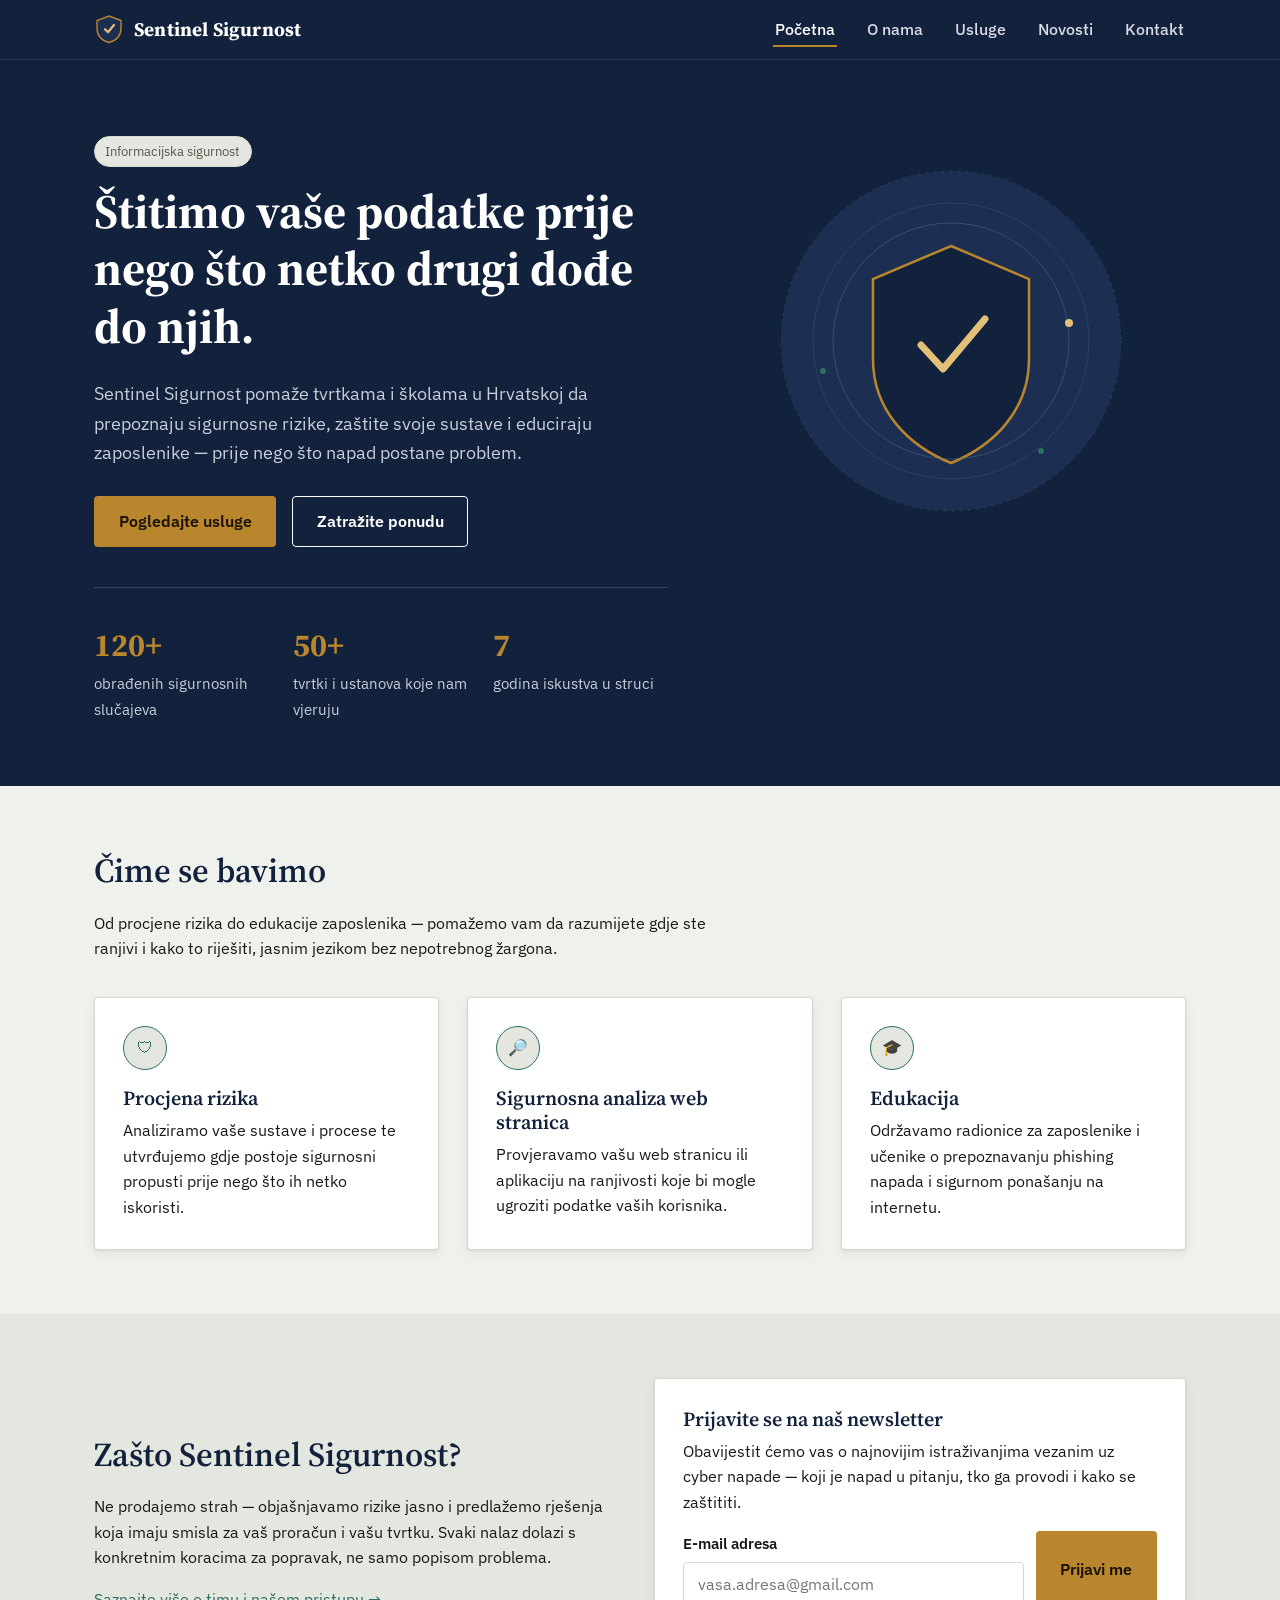
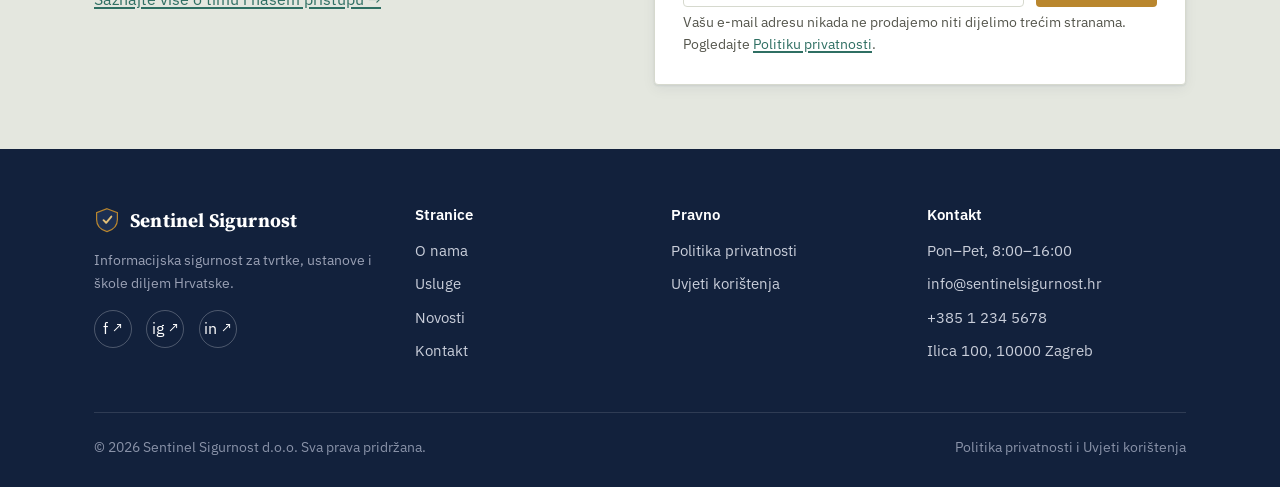
<file: index.html>
<!DOCTYPE html>
<html lang="hr">
<head>
<meta charset="UTF-8">
<meta name="viewport" content="width=device-width, initial-scale=1.0">
<title>Sentinel Sigurnost — informacijska sigurnost za tvrtke i škole</title>
<meta name="description" content="Sentinel Sigurnost pruža procjenu rizika, sigurnosne analize web stranica i edukacije iz informacijske sigurnosti za tvrtke i škole.">
<link rel="stylesheet" href="css/style.css">
</head>
<body>

<header class="site-header">
  <nav class="nav">
    <a href="index.html" class="brand">
      <img src="images/logo-mark.svg" alt="" width="30" height="30">
      Sentinel Sigurnost
    </a>
    <button class="nav-toggle" aria-expanded="false" aria-controls="primary-nav">
      ☰ Izbornik
    </button>
    <ul class="nav-links" id="primary-nav">
      <li><a href="index.html" aria-current="page">Početna</a></li>
      <li><a href="o-nama.html">O nama</a></li>
      <li><a href="usluge.html">Usluge</a></li>
      <li><a href="blog.html">Novosti</a></li>
      <li><a href="kontakt.html">Kontakt</a></li>
    </ul>
  </nav>
</header>

<main>

  <section class="hero">
    <div class="container">
      <div>
        <span class="badge-inline">Informacijska sigurnost</span>
        <h1>Štitimo vaše podatke prije nego što netko drugi dođe do njih.</h1>
        <p class="lead">Sentinel Sigurnost pomaže tvrtkama i školama u Hrvatskoj da prepoznaju sigurnosne rizike, zaštite svoje sustave i educiraju zaposlenike — prije nego što napad postane problem.</p>
        <div class="hero-actions">
          <a href="usluge.html" class="btn btn-primary">Pogledajte usluge</a>
          <a href="kontakt.html" class="btn btn-outline">Zatražite ponudu</a>
        </div>
      </div>
      <div class="hero-art">
        <img src="images/hero-shield.svg" alt="Ilustracija štita koji predstavlja digitalnu zaštitu" width="360" height="360">
      </div>
    </div>
    <div class="container">
      <div class="stat-row">
        <div class="stat">
          <b>120+</b>
          <span>obrađenih sigurnosnih slučajeva</span>
        </div>
        <div class="stat">
          <b>50+</b>
          <span>tvrtki i ustanova koje nam vjeruju</span>
        </div>
        <div class="stat">
          <b>7</b>
          <span>godina iskustva u struci</span>
        </div>
      </div>
    </div>
  </section>

  <section class="section">
    <div class="container">
      <div class="section-head">
        <h2>Čime se bavimo</h2>
        <p>Od procjene rizika do edukacije zaposlenika — pomažemo vam da razumijete gdje ste ranjivi i kako to riješiti, jasnim jezikom bez nepotrebnog žargona.</p>
      </div>
      <div class="grid grid--3">
        <div class="card">
          <div class="icon-badge" aria-hidden="true">🛡</div>
          <h3>Procjena rizika</h3>
          <p>Analiziramo vaše sustave i procese te utvrđujemo gdje postoje sigurnosni propusti prije nego što ih netko iskoristi.</p>
        </div>
        <div class="card">
          <div class="icon-badge" aria-hidden="true">🔎</div>
          <h3>Sigurnosna analiza web stranica</h3>
          <p>Provjeravamo vašu web stranicu ili aplikaciju na ranjivosti koje bi mogle ugroziti podatke vaših korisnika.</p>
        </div>
        <div class="card">
          <div class="icon-badge" aria-hidden="true">🎓</div>
          <h3>Edukacija</h3>
          <p>Održavamo radionice za zaposlenike i učenike o prepoznavanju phishing napada i sigurnom ponašanju na internetu.</p>
        </div>
      </div>
    </div>
  </section>

  <section class="section section--alt">
    <div class="container">
      <div class="grid grid--2" style="align-items:center;">
        <div>
          <h2>Zašto Sentinel Sigurnost?</h2>
          <p>Ne prodajemo strah — objašnjavamo rizike jasno i predlažemo rješenja koja imaju smisla za vaš proračun i vašu tvrtku. Svaki nalaz dolazi s konkretnim koracima za popravak, ne samo popisom problema.</p>
          <p><a href="o-nama.html">Saznajte više o timu i našem pristupu →</a></p>
        </div>
        <div class="card">
          <h3>Prijavite se na naš newsletter</h3>
          <p>Obavijestit ćemo vas o najnovijim istraživanjima vezanim uz cyber napade — koji je napad u pitanju, tko ga provodi i kako se zaštititi.</p>
          <form class="newsletter-form" novalidate>
            <div class="form-field" style="flex:1 1 220px; margin-bottom:0;">
              <label for="newsletter-email-home" class="visually-hidden" style="display:block;">E-mail adresa</label>
              <input type="email" id="newsletter-email-home" name="email" placeholder="vasa.adresa@gmail.com" required autocomplete="email">
            </div>
            <button type="submit" class="btn btn-primary">Prijavi me</button>
            <p class="form-status" role="status" aria-live="polite"></p>
          </form>
          <p class="form-hint">Vašu e-mail adresu nikada ne prodajemo niti dijelimo trećim stranama. Pogledajte <a href="pravne-informacije.html#politika-privatnosti">Politiku privatnosti</a>.</p>
        </div>
      </div>
    </div>
  </section>

</main>

<footer class="site-footer">
  <div class="container">
    <div class="footer-grid">
      <div class="footer-brand">
        <div class="brand" style="color:#fff; margin-bottom:0.8rem;">
          <img src="images/logo-mark.svg" alt="" width="26" height="26">
          Sentinel Sigurnost
        </div>
        <p>Informacijska sigurnost za tvrtke, ustanove i škole diljem Hrvatske.</p>
        <div class="social-links">
          <a href="https://www.facebook.com/" class="ext" target="_blank" rel="noopener noreferrer" aria-label="Sentinel Sigurnost na Facebooku (otvara se u novoj kartici)">f</a>
          <a href="https://www.instagram.com/" class="ext" target="_blank" rel="noopener noreferrer" aria-label="Sentinel Sigurnost na Instagramu (otvara se u novoj kartici)">ig</a>
          <a href="https://www.linkedin.com/" class="ext" target="_blank" rel="noopener noreferrer" aria-label="Sentinel Sigurnost na LinkedInu (otvara se u novoj kartici)">in</a>
        </div>
      </div>
      <div>
        <h4>Stranice</h4>
        <ul>
          <li><a href="o-nama.html">O nama</a></li>
          <li><a href="usluge.html">Usluge</a></li>
          <li><a href="blog.html">Novosti</a></li>
          <li><a href="kontakt.html">Kontakt</a></li>
        </ul>
      </div>
      <div>
        <h4>Pravno</h4>
        <ul>
          <li><a href="pravne-informacije.html#politika-privatnosti">Politika privatnosti</a></li>
          <li><a href="pravne-informacije.html#uvjeti-koristenja">Uvjeti korištenja</a></li>
        </ul>
      </div>
      <div>
        <h4>Kontakt</h4>
        <ul>
          <li>Pon–Pet, 8:00–16:00</li>
          <li><a href="mailto:info@sentinelsigurnost.hr">info@sentinelsigurnost.hr</a></li>
          <li><a href="tel:+38512345678">+385 1 234 5678</a></li>
          <li>Ilica 100, 10000 Zagreb</li>
        </ul>
      </div>
    </div>
    <div class="footer-bottom">
      <span>&copy; 2026 Sentinel Sigurnost d.o.o. Sva prava pridržana.</span>
      <span><a href="pravne-informacije.html">Politika privatnosti i Uvjeti korištenja</a></span>
    </div>
  </div>
</footer>

<script src="js/script.js"></script>
</body>
</html>
</file>
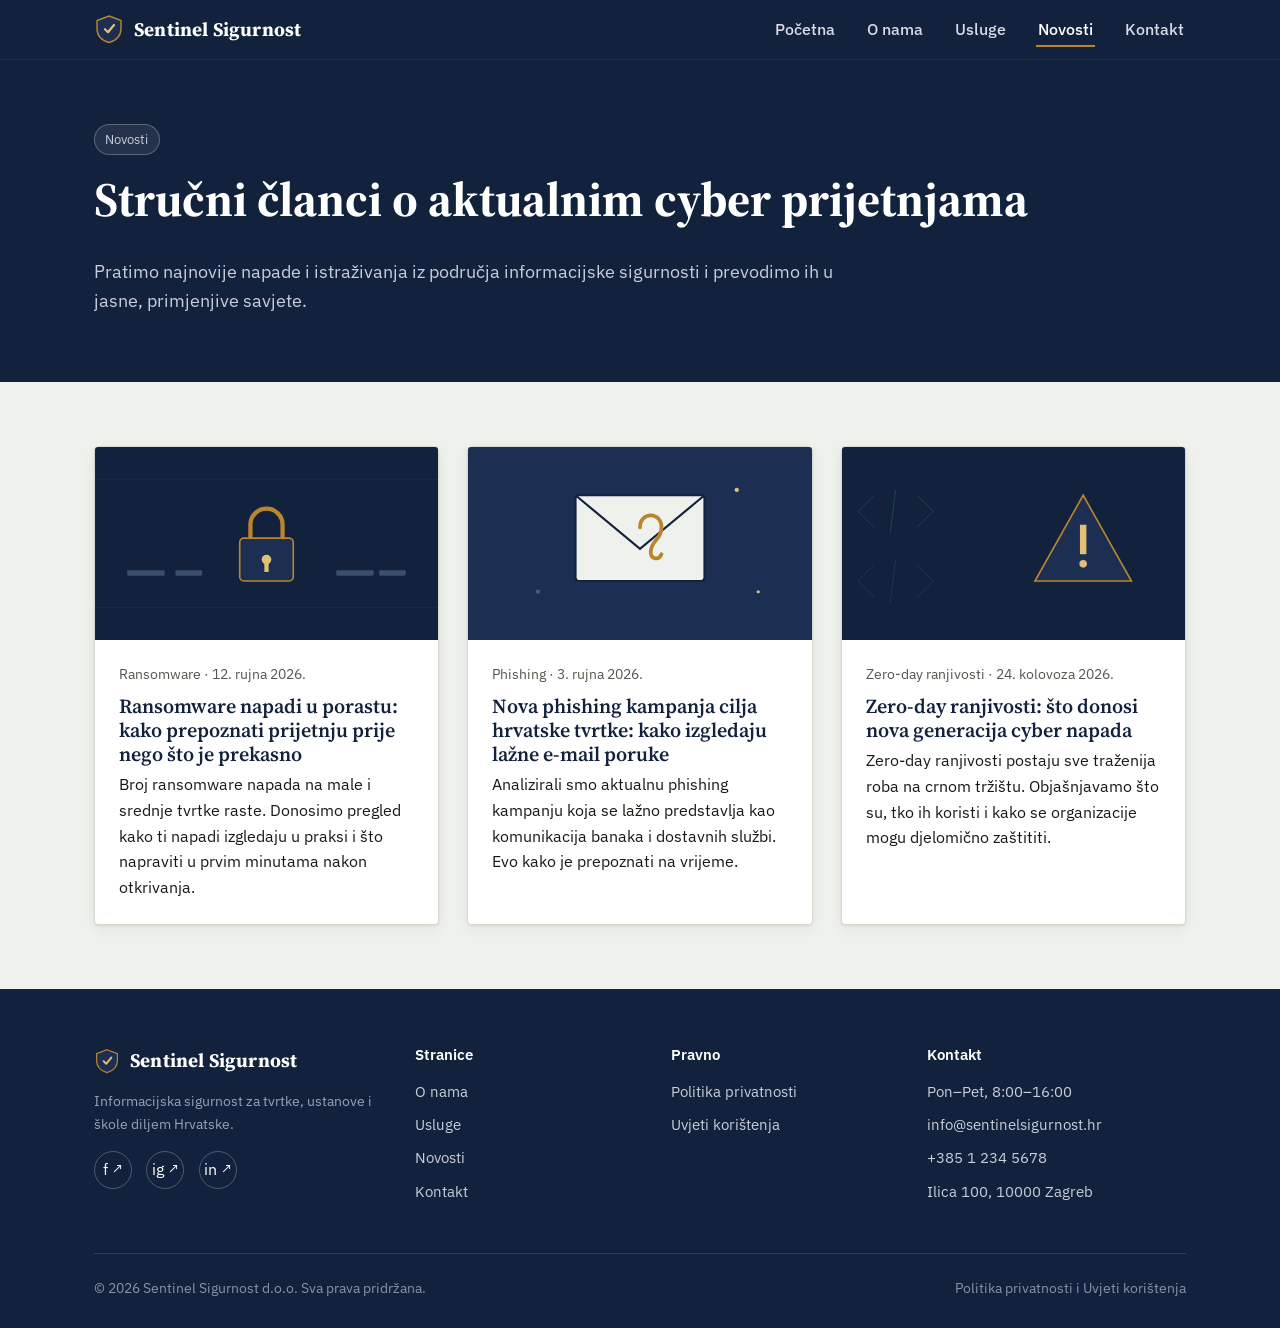
<file: blog.html>
<!DOCTYPE html>
<html lang="hr">
<head>
<meta charset="UTF-8">
<meta name="viewport" content="width=device-width, initial-scale=1.0">
<title>Novosti — Sentinel Sigurnost</title>
<meta name="description" content="Stručni članci o aktualnim cyber prijetnjama: ransomware, phishing i zero-day ranjivosti.">
<link rel="stylesheet" href="css/style.css">
</head>
<body>

<header class="site-header">
  <nav class="nav">
    <a href="index.html" class="brand">
      <img src="images/logo-mark.svg" alt="" width="30" height="30">
      Sentinel Sigurnost
    </a>
    <button class="nav-toggle" aria-expanded="false" aria-controls="primary-nav">☰ Izbornik</button>
    <ul class="nav-links" id="primary-nav">
      <li><a href="index.html">Početna</a></li>
      <li><a href="o-nama.html">O nama</a></li>
      <li><a href="usluge.html">Usluge</a></li>
      <li><a href="blog.html" aria-current="page">Novosti</a></li>
      <li><a href="kontakt.html">Kontakt</a></li>
    </ul>
  </nav>
</header>

<main>

  <section class="section section--ink" style="padding-bottom:48px;">
    <div class="container">
      <span class="badge-inline" style="background:rgba(255,255,255,0.08); border-color:rgba(255,255,255,0.25); color:#C9CEDA;">Novosti</span>
      <h1>Stručni članci o aktualnim cyber prijetnjama</h1>
      <p class="lead">Pratimo najnovije napade i istraživanja iz područja informacijske sigurnosti i prevodimo ih u jasne, primjenjive savjete.</p>
    </div>
  </section>

  <section class="section">
    <div class="container">
      <div class="grid grid--3">

        <article class="card post-card">
          <a href="clanak-ransomware.html" class="post-link">
            <img src="images/blog-ransomware.svg" alt="Ilustracija zaključanih datoteka kao prikaz ransomware napada">
            <div class="post-body">
              <p class="post-meta">Ransomware · 12. rujna 2026.</p>
              <h3>Ransomware napadi u porastu: kako prepoznati prijetnju prije nego što je prekasno</h3>
              <p>Broj ransomware napada na male i srednje tvrtke raste. Donosimo pregled kako ti napadi izgledaju u praksi i što napraviti u prvim minutama nakon otkrivanja.</p>
            </div>
          </a>
        </article>

        <article class="card post-card">
          <a href="clanak-phishing.html" class="post-link">
            <img src="images/blog-phishing.svg" alt="Ilustracija udice unutar omotnice kao prikaz phishing napada">
            <div class="post-body">
              <p class="post-meta">Phishing · 3. rujna 2026.</p>
              <h3>Nova phishing kampanja cilja hrvatske tvrtke: kako izgledaju lažne e-mail poruke</h3>
              <p>Analizirali smo aktualnu phishing kampanju koja se lažno predstavlja kao komunikacija banaka i dostavnih službi. Evo kako je prepoznati na vrijeme.</p>
            </div>
          </a>
        </article>

        <article class="card post-card">
          <a href="clanak-zero-day.html" class="post-link">
            <img src="images/blog-zero-day.svg" alt="Ilustracija koda s upozorenjem kao prikaz zero-day ranjivosti">
            <div class="post-body">
              <p class="post-meta">Zero-day ranjivosti · 24. kolovoza 2026.</p>
              <h3>Zero-day ranjivosti: što donosi nova generacija cyber napada</h3>
              <p>Zero-day ranjivosti postaju sve traženija roba na crnom tržištu. Objašnjavamo što su, tko ih koristi i kako se organizacije mogu djelomično zaštititi.</p>
            </div>
          </a>
        </article>

      </div>
    </div>
  </section>

</main>

<footer class="site-footer">
  <div class="container">
    <div class="footer-grid">
      <div class="footer-brand">
        <div class="brand" style="color:#fff; margin-bottom:0.8rem;">
          <img src="images/logo-mark.svg" alt="" width="26" height="26">
          Sentinel Sigurnost
        </div>
        <p>Informacijska sigurnost za tvrtke, ustanove i škole diljem Hrvatske.</p>
        <div class="social-links">
          <a href="https://www.facebook.com/" class="ext" target="_blank" rel="noopener noreferrer" aria-label="Sentinel Sigurnost na Facebooku (otvara se u novoj kartici)">f</a>
          <a href="https://www.instagram.com/" class="ext" target="_blank" rel="noopener noreferrer" aria-label="Sentinel Sigurnost na Instagramu (otvara se u novoj kartici)">ig</a>
          <a href="https://www.linkedin.com/" class="ext" target="_blank" rel="noopener noreferrer" aria-label="Sentinel Sigurnost na LinkedInu (otvara se u novoj kartici)">in</a>
        </div>
      </div>
      <div>
        <h4>Stranice</h4>
        <ul>
          <li><a href="o-nama.html">O nama</a></li>
          <li><a href="usluge.html">Usluge</a></li>
          <li><a href="blog.html">Novosti</a></li>
          <li><a href="kontakt.html">Kontakt</a></li>
        </ul>
      </div>
      <div>
        <h4>Pravno</h4>
        <ul>
          <li><a href="pravne-informacije.html#politika-privatnosti">Politika privatnosti</a></li>
          <li><a href="pravne-informacije.html#uvjeti-koristenja">Uvjeti korištenja</a></li>
        </ul>
      </div>
      <div>
        <h4>Kontakt</h4>
        <ul>
          <li>Pon–Pet, 8:00–16:00</li>
          <li><a href="mailto:info@sentinelsigurnost.hr">info@sentinelsigurnost.hr</a></li>
          <li><a href="tel:+38512345678">+385 1 234 5678</a></li>
          <li>Ilica 100, 10000 Zagreb</li>
        </ul>
      </div>
    </div>
    <div class="footer-bottom">
      <span>&copy; 2026 Sentinel Sigurnost d.o.o. Sva prava pridržana.</span>
      <span><a href="pravne-informacije.html">Politika privatnosti i Uvjeti korištenja</a></span>
    </div>
  </div>
</footer>

<script src="js/script.js"></script>
</body>
</html>
</file>
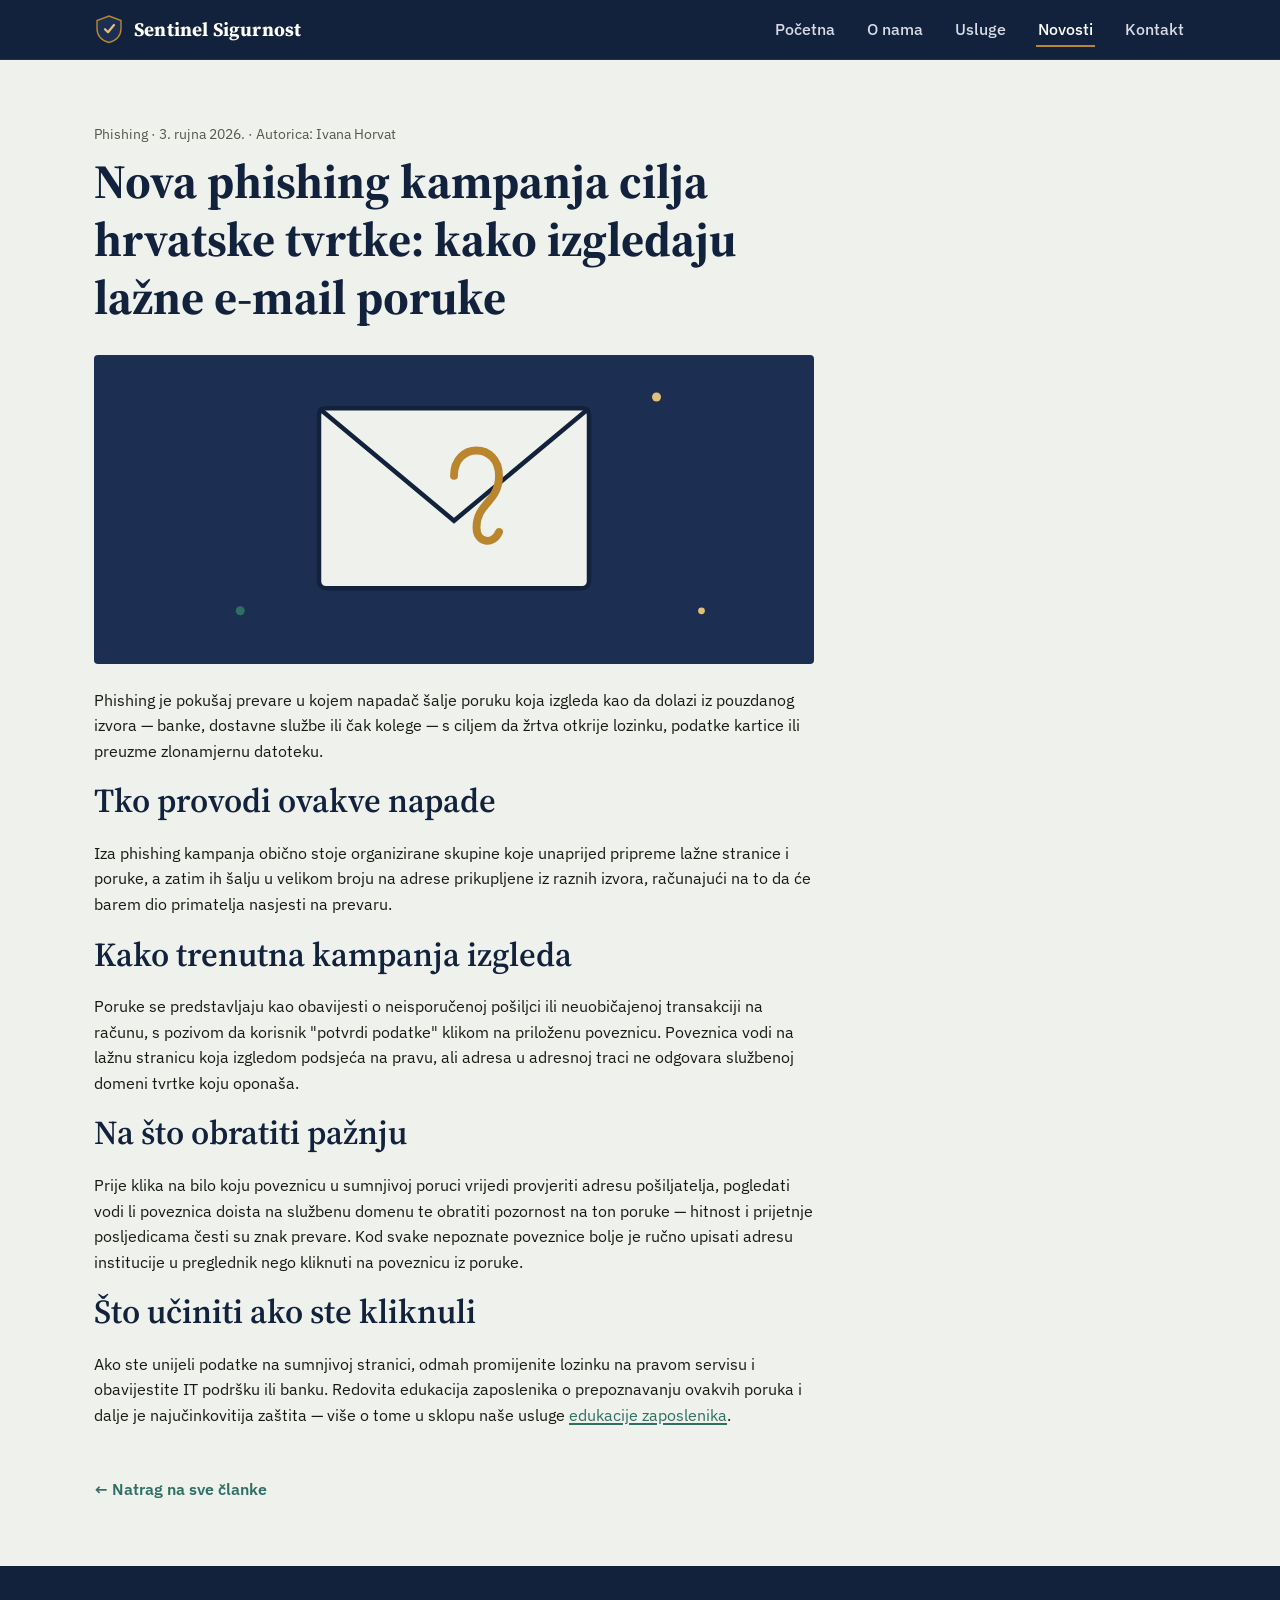
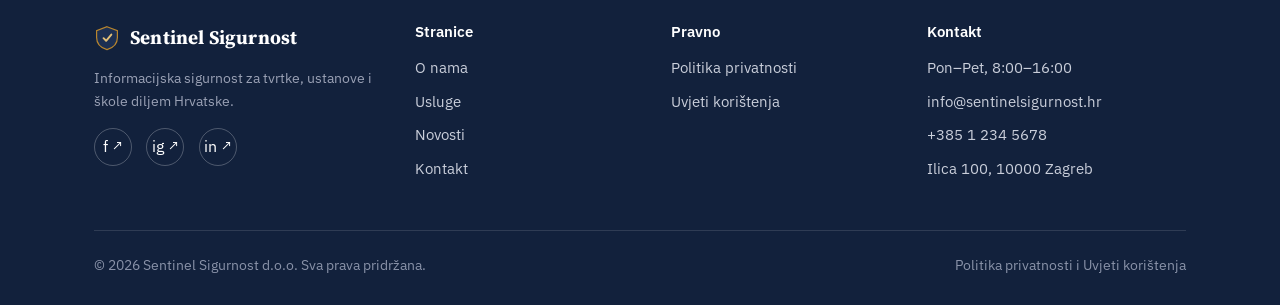
<file: clanak-phishing.html>
<!DOCTYPE html>
<html lang="hr">
<head>
<meta charset="UTF-8">
<meta name="viewport" content="width=device-width, initial-scale=1.0">
<title>Nova phishing kampanja cilja hrvatske tvrtke — Sentinel Sigurnost</title>
<meta name="description" content="Analiza aktualne phishing kampanje koja se lažno predstavlja kao komunikacija banaka i dostavnih službi.">
<link rel="stylesheet" href="css/style.css">
</head>
<body>

<header class="site-header">
  <nav class="nav">
    <a href="index.html" class="brand">
      <img src="images/logo-mark.svg" alt="" width="30" height="30">
      Sentinel Sigurnost
    </a>
    <button class="nav-toggle" aria-expanded="false" aria-controls="primary-nav">☰ Izbornik</button>
    <ul class="nav-links" id="primary-nav">
      <li><a href="index.html">Početna</a></li>
      <li><a href="o-nama.html">O nama</a></li>
      <li><a href="usluge.html">Usluge</a></li>
      <li><a href="blog.html" aria-current="page">Novosti</a></li>
      <li><a href="kontakt.html">Kontakt</a></li>
    </ul>
  </nav>
</header>

<main>
  <section class="section">
    <div class="container">
      <article class="article-body">
        <div class="article-header">
          <p class="post-meta">Phishing · 3. rujna 2026. · Autorica: Ivana Horvat</p>
          <h1>Nova phishing kampanja cilja hrvatske tvrtke: kako izgledaju lažne e-mail poruke</h1>
          <img src="images/blog-phishing.svg" alt="Ilustracija udice unutar omotnice kao prikaz phishing napada">
        </div>

        <p>Phishing je pokušaj prevare u kojem napadač šalje poruku koja izgleda kao da dolazi iz pouzdanog izvora — banke, dostavne službe ili čak kolege — s ciljem da žrtva otkrije lozinku, podatke kartice ili preuzme zlonamjernu datoteku.</p>

        <h2>Tko provodi ovakve napade</h2>
        <p>Iza phishing kampanja obično stoje organizirane skupine koje unaprijed pripreme lažne stranice i poruke, a zatim ih šalju u velikom broju na adrese prikupljene iz raznih izvora, računajući na to da će barem dio primatelja nasjesti na prevaru.</p>

        <h2>Kako trenutna kampanja izgleda</h2>
        <p>Poruke se predstavljaju kao obavijesti o neisporučenoj pošiljci ili neuobičajenoj transakciji na računu, s pozivom da korisnik "potvrdi podatke" klikom na priloženu poveznicu. Poveznica vodi na lažnu stranicu koja izgledom podsjeća na pravu, ali adresa u adresnoj traci ne odgovara službenoj domeni tvrtke koju oponaša.</p>

        <h2>Na što obratiti pažnju</h2>
        <p>Prije klika na bilo koju poveznicu u sumnjivoj poruci vrijedi provjeriti adresu pošiljatelja, pogledati vodi li poveznica doista na službenu domenu te obratiti pozornost na ton poruke — hitnost i prijetnje posljedicama česti su znak prevare. Kod svake nepoznate poveznice bolje je ručno upisati adresu institucije u preglednik nego kliknuti na poveznicu iz poruke.</p>

        <h2>Što učiniti ako ste kliknuli</h2>
        <p>Ako ste unijeli podatke na sumnjivoj stranici, odmah promijenite lozinku na pravom servisu i obavijestite IT podršku ili banku. Redovita edukacija zaposlenika o prepoznavanju ovakvih poruka i dalje je najučinkovitija zaštita — više o tome u sklopu naše usluge <a href="usluge.html">edukacije zaposlenika</a>.</p>

        <a href="blog.html" class="back-link">← Natrag na sve članke</a>
      </article>
    </div>
  </section>
</main>

<footer class="site-footer">
  <div class="container">
    <div class="footer-grid">
      <div class="footer-brand">
        <div class="brand" style="color:#fff; margin-bottom:0.8rem;">
          <img src="images/logo-mark.svg" alt="" width="26" height="26">
          Sentinel Sigurnost
        </div>
        <p>Informacijska sigurnost za tvrtke, ustanove i škole diljem Hrvatske.</p>
        <div class="social-links">
          <a href="https://www.facebook.com/" class="ext" target="_blank" rel="noopener noreferrer" aria-label="Sentinel Sigurnost na Facebooku (otvara se u novoj kartici)">f</a>
          <a href="https://www.instagram.com/" class="ext" target="_blank" rel="noopener noreferrer" aria-label="Sentinel Sigurnost na Instagramu (otvara se u novoj kartici)">ig</a>
          <a href="https://www.linkedin.com/" class="ext" target="_blank" rel="noopener noreferrer" aria-label="Sentinel Sigurnost na LinkedInu (otvara se u novoj kartici)">in</a>
        </div>
      </div>
      <div>
        <h4>Stranice</h4>
        <ul>
          <li><a href="o-nama.html">O nama</a></li>
          <li><a href="usluge.html">Usluge</a></li>
          <li><a href="blog.html">Novosti</a></li>
          <li><a href="kontakt.html">Kontakt</a></li>
        </ul>
      </div>
      <div>
        <h4>Pravno</h4>
        <ul>
          <li><a href="pravne-informacije.html#politika-privatnosti">Politika privatnosti</a></li>
          <li><a href="pravne-informacije.html#uvjeti-koristenja">Uvjeti korištenja</a></li>
        </ul>
      </div>
      <div>
        <h4>Kontakt</h4>
        <ul>
          <li>Pon–Pet, 8:00–16:00</li>
          <li><a href="mailto:info@sentinelsigurnost.hr">info@sentinelsigurnost.hr</a></li>
          <li><a href="tel:+38512345678">+385 1 234 5678</a></li>
          <li>Ilica 100, 10000 Zagreb</li>
        </ul>
      </div>
    </div>
    <div class="footer-bottom">
      <span>&copy; 2026 Sentinel Sigurnost d.o.o. Sva prava pridržana.</span>
      <span><a href="pravne-informacije.html">Politika privatnosti i Uvjeti korištenja</a></span>
    </div>
  </div>
</footer>

<script src="js/script.js"></script>
</body>
</html>
</file>
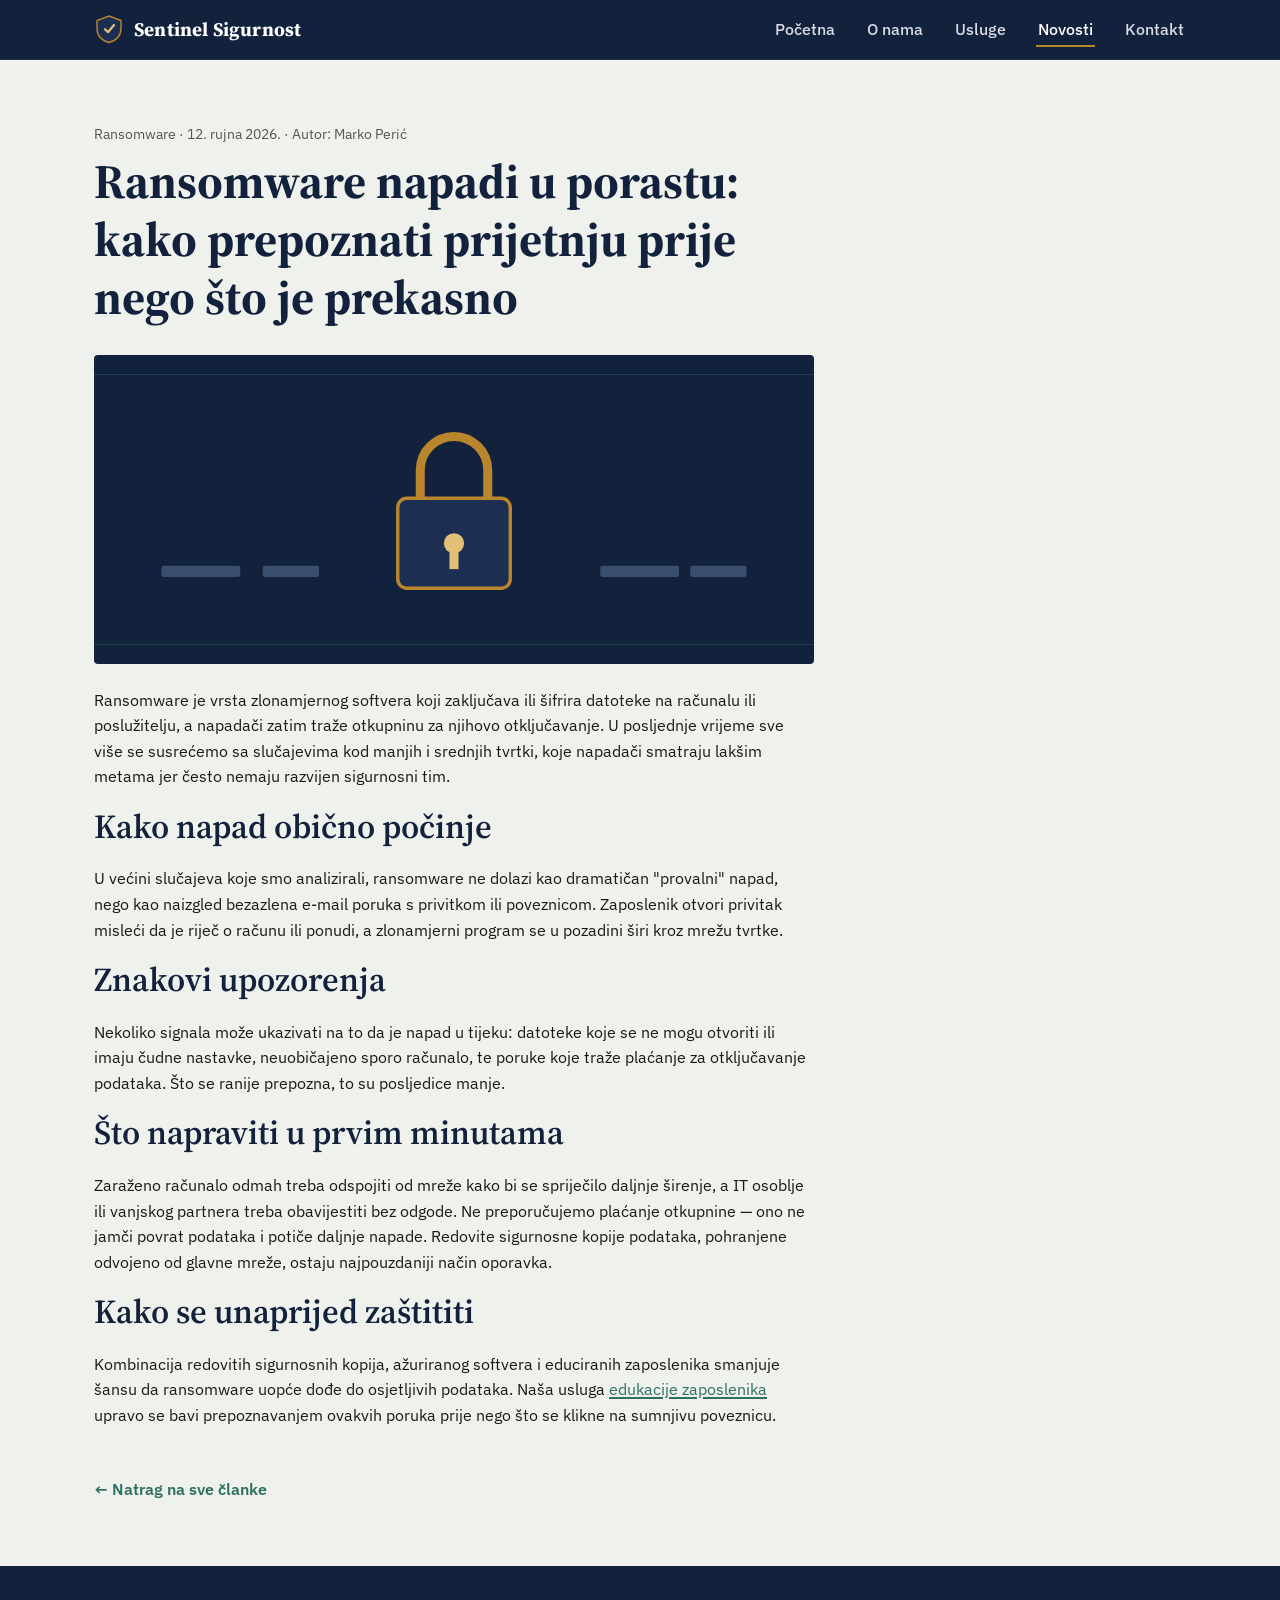
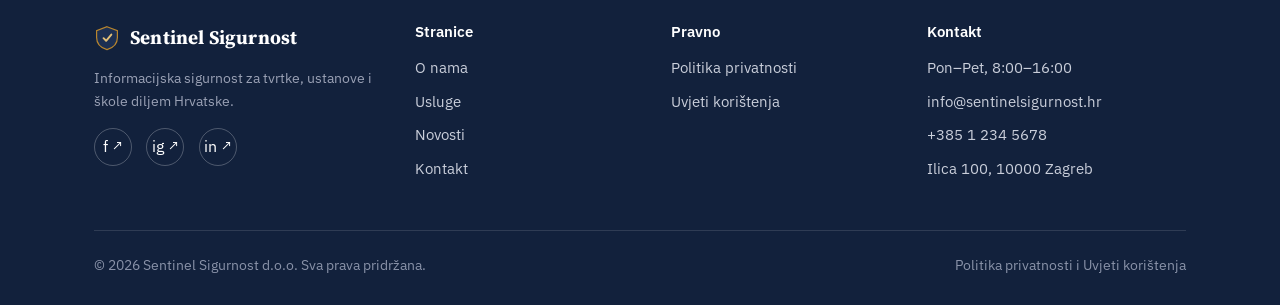
<file: clanak-ransomware.html>
<!DOCTYPE html>
<html lang="hr">
<head>
<meta charset="UTF-8">
<meta name="viewport" content="width=device-width, initial-scale=1.0">
<title>Ransomware napadi u porastu — Sentinel Sigurnost</title>
<meta name="description" content="Kako prepoznati ransomware napad na vrijeme i što napraviti u prvim minutama nakon otkrivanja.">
<link rel="stylesheet" href="css/style.css">
</head>
<body>

<header class="site-header">
  <nav class="nav">
    <a href="index.html" class="brand">
      <img src="images/logo-mark.svg" alt="" width="30" height="30">
      Sentinel Sigurnost
    </a>
    <button class="nav-toggle" aria-expanded="false" aria-controls="primary-nav">☰ Izbornik</button>
    <ul class="nav-links" id="primary-nav">
      <li><a href="index.html">Početna</a></li>
      <li><a href="o-nama.html">O nama</a></li>
      <li><a href="usluge.html">Usluge</a></li>
      <li><a href="blog.html" aria-current="page">Novosti</a></li>
      <li><a href="kontakt.html">Kontakt</a></li>
    </ul>
  </nav>
</header>

<main>
  <section class="section">
    <div class="container">
      <article class="article-body">
        <div class="article-header">
          <p class="post-meta">Ransomware · 12. rujna 2026. · Autor: Marko Perić</p>
          <h1>Ransomware napadi u porastu: kako prepoznati prijetnju prije nego što je prekasno</h1>
          <img src="images/blog-ransomware.svg" alt="Ilustracija zaključanih datoteka kao prikaz ransomware napada">
        </div>

        <p>Ransomware je vrsta zlonamjernog softvera koji zaključava ili šifrira datoteke na računalu ili poslužitelju, a napadači zatim traže otkupninu za njihovo otključavanje. U posljednje vrijeme sve više se susrećemo sa slučajevima kod manjih i srednjih tvrtki, koje napadači smatraju lakšim metama jer često nemaju razvijen sigurnosni tim.</p>

        <h2>Kako napad obično počinje</h2>
        <p>U većini slučajeva koje smo analizirali, ransomware ne dolazi kao dramatičan "provalni" napad, nego kao naizgled bezazlena e-mail poruka s privitkom ili poveznicom. Zaposlenik otvori privitak misleći da je riječ o računu ili ponudi, a zlonamjerni program se u pozadini širi kroz mrežu tvrtke.</p>

        <h2>Znakovi upozorenja</h2>
        <p>Nekoliko signala može ukazivati na to da je napad u tijeku: datoteke koje se ne mogu otvoriti ili imaju čudne nastavke, neuobičajeno sporo računalo, te poruke koje traže plaćanje za otključavanje podataka. Što se ranije prepozna, to su posljedice manje.</p>

        <h2>Što napraviti u prvim minutama</h2>
        <p>Zaraženo računalo odmah treba odspojiti od mreže kako bi se spriječilo daljnje širenje, a IT osoblje ili vanjskog partnera treba obavijestiti bez odgode. Ne preporučujemo plaćanje otkupnine — ono ne jamči povrat podataka i potiče daljnje napade. Redovite sigurnosne kopije podataka, pohranjene odvojeno od glavne mreže, ostaju najpouzdaniji način oporavka.</p>

        <h2>Kako se unaprijed zaštititi</h2>
        <p>Kombinacija redovitih sigurnosnih kopija, ažuriranog softvera i educiranih zaposlenika smanjuje šansu da ransomware uopće dođe do osjetljivih podataka. Naša usluga <a href="usluge.html">edukacije zaposlenika</a> upravo se bavi prepoznavanjem ovakvih poruka prije nego što se klikne na sumnjivu poveznicu.</p>

        <a href="blog.html" class="back-link">← Natrag na sve članke</a>
      </article>
    </div>
  </section>
</main>

<footer class="site-footer">
  <div class="container">
    <div class="footer-grid">
      <div class="footer-brand">
        <div class="brand" style="color:#fff; margin-bottom:0.8rem;">
          <img src="images/logo-mark.svg" alt="" width="26" height="26">
          Sentinel Sigurnost
        </div>
        <p>Informacijska sigurnost za tvrtke, ustanove i škole diljem Hrvatske.</p>
        <div class="social-links">
          <a href="https://www.facebook.com/" class="ext" target="_blank" rel="noopener noreferrer" aria-label="Sentinel Sigurnost na Facebooku (otvara se u novoj kartici)">f</a>
          <a href="https://www.instagram.com/" class="ext" target="_blank" rel="noopener noreferrer" aria-label="Sentinel Sigurnost na Instagramu (otvara se u novoj kartici)">ig</a>
          <a href="https://www.linkedin.com/" class="ext" target="_blank" rel="noopener noreferrer" aria-label="Sentinel Sigurnost na LinkedInu (otvara se u novoj kartici)">in</a>
        </div>
      </div>
      <div>
        <h4>Stranice</h4>
        <ul>
          <li><a href="o-nama.html">O nama</a></li>
          <li><a href="usluge.html">Usluge</a></li>
          <li><a href="blog.html">Novosti</a></li>
          <li><a href="kontakt.html">Kontakt</a></li>
        </ul>
      </div>
      <div>
        <h4>Pravno</h4>
        <ul>
          <li><a href="pravne-informacije.html#politika-privatnosti">Politika privatnosti</a></li>
          <li><a href="pravne-informacije.html#uvjeti-koristenja">Uvjeti korištenja</a></li>
        </ul>
      </div>
      <div>
        <h4>Kontakt</h4>
        <ul>
          <li>Pon–Pet, 8:00–16:00</li>
          <li><a href="mailto:info@sentinelsigurnost.hr">info@sentinelsigurnost.hr</a></li>
          <li><a href="tel:+38512345678">+385 1 234 5678</a></li>
          <li>Ilica 100, 10000 Zagreb</li>
        </ul>
      </div>
    </div>
    <div class="footer-bottom">
      <span>&copy; 2026 Sentinel Sigurnost d.o.o. Sva prava pridržana.</span>
      <span><a href="pravne-informacije.html">Politika privatnosti i Uvjeti korištenja</a></span>
    </div>
  </div>
</footer>

<script src="js/script.js"></script>
</body>
</html>
</file>
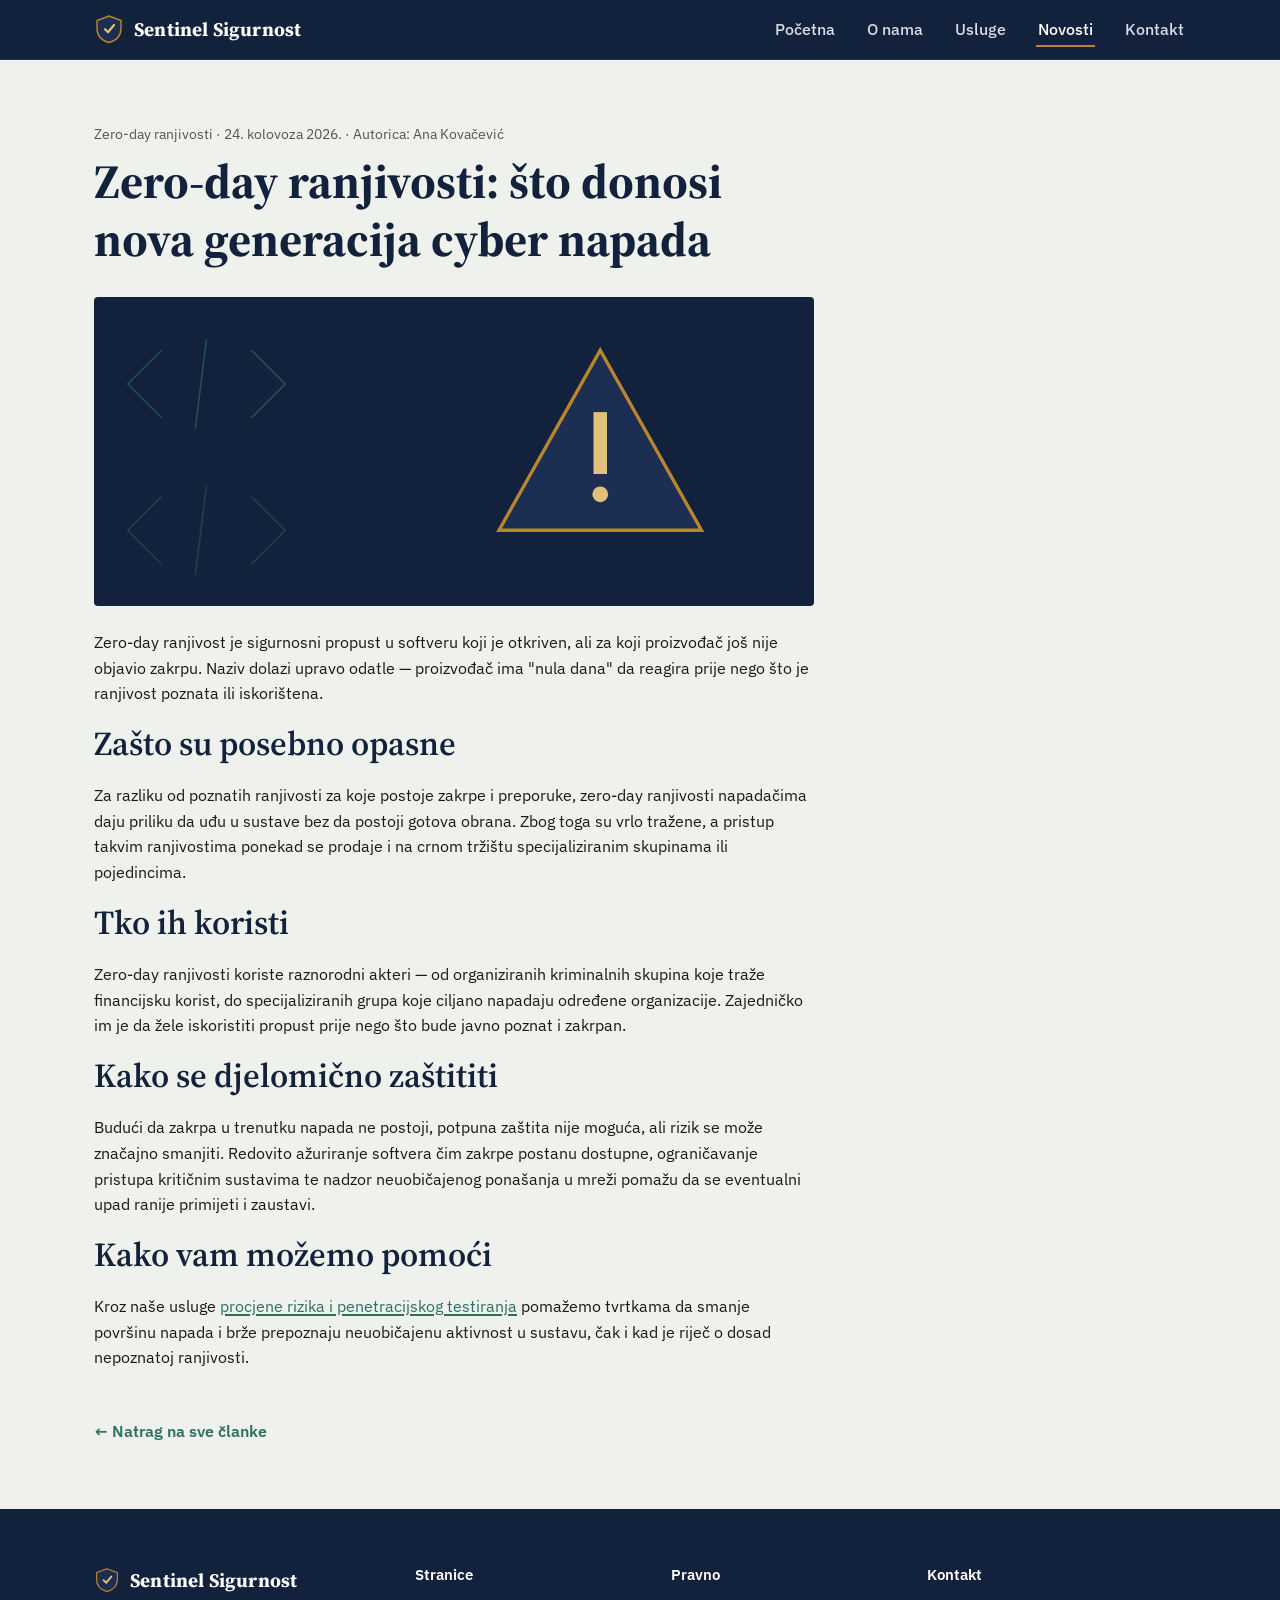
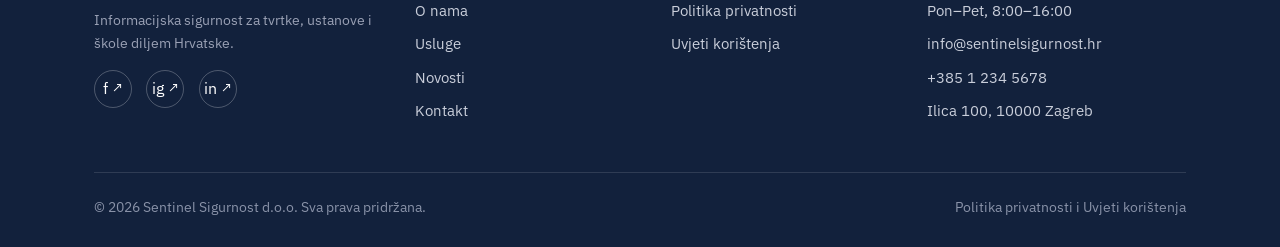
<file: clanak-zero-day.html>
<!DOCTYPE html>
<html lang="hr">
<head>
<meta charset="UTF-8">
<meta name="viewport" content="width=device-width, initial-scale=1.0">
<title>Zero-day ranjivosti — Sentinel Sigurnost</title>
<meta name="description" content="Što su zero-day ranjivosti, tko ih koristi i kako se organizacije mogu djelomično zaštititi.">
<link rel="stylesheet" href="css/style.css">
</head>
<body>

<header class="site-header">
  <nav class="nav">
    <a href="index.html" class="brand">
      <img src="images/logo-mark.svg" alt="" width="30" height="30">
      Sentinel Sigurnost
    </a>
    <button class="nav-toggle" aria-expanded="false" aria-controls="primary-nav">☰ Izbornik</button>
    <ul class="nav-links" id="primary-nav">
      <li><a href="index.html">Početna</a></li>
      <li><a href="o-nama.html">O nama</a></li>
      <li><a href="usluge.html">Usluge</a></li>
      <li><a href="blog.html" aria-current="page">Novosti</a></li>
      <li><a href="kontakt.html">Kontakt</a></li>
    </ul>
  </nav>
</header>

<main>
  <section class="section">
    <div class="container">
      <article class="article-body">
        <div class="article-header">
          <p class="post-meta">Zero-day ranjivosti · 24. kolovoza 2026. · Autorica: Ana Kovačević</p>
          <h1>Zero-day ranjivosti: što donosi nova generacija cyber napada</h1>
          <img src="images/blog-zero-day.svg" alt="Ilustracija koda s upozorenjem kao prikaz zero-day ranjivosti">
        </div>

        <p>Zero-day ranjivost je sigurnosni propust u softveru koji je otkriven, ali za koji proizvođač još nije objavio zakrpu. Naziv dolazi upravo odatle — proizvođač ima "nula dana" da reagira prije nego što je ranjivost poznata ili iskorištena.</p>

        <h2>Zašto su posebno opasne</h2>
        <p>Za razliku od poznatih ranjivosti za koje postoje zakrpe i preporuke, zero-day ranjivosti napadačima daju priliku da uđu u sustave bez da postoji gotova obrana. Zbog toga su vrlo tražene, a pristup takvim ranjivostima ponekad se prodaje i na crnom tržištu specijaliziranim skupinama ili pojedincima.</p>

        <h2>Tko ih koristi</h2>
        <p>Zero-day ranjivosti koriste raznorodni akteri — od organiziranih kriminalnih skupina koje traže financijsku korist, do specijaliziranih grupa koje ciljano napadaju određene organizacije. Zajedničko im je da žele iskoristiti propust prije nego što bude javno poznat i zakrpan.</p>

        <h2>Kako se djelomično zaštititi</h2>
        <p>Budući da zakrpa u trenutku napada ne postoji, potpuna zaštita nije moguća, ali rizik se može značajno smanjiti. Redovito ažuriranje softvera čim zakrpe postanu dostupne, ograničavanje pristupa kritičnim sustavima te nadzor neuobičajenog ponašanja u mreži pomažu da se eventualni upad ranije primijeti i zaustavi.</p>

        <h2>Kako vam možemo pomoći</h2>
        <p>Kroz naše usluge <a href="usluge.html">procjene rizika i penetracijskog testiranja</a> pomažemo tvrtkama da smanje površinu napada i brže prepoznaju neuobičajenu aktivnost u sustavu, čak i kad je riječ o dosad nepoznatoj ranjivosti.</p>

        <a href="blog.html" class="back-link">← Natrag na sve članke</a>
      </article>
    </div>
  </section>
</main>

<footer class="site-footer">
  <div class="container">
    <div class="footer-grid">
      <div class="footer-brand">
        <div class="brand" style="color:#fff; margin-bottom:0.8rem;">
          <img src="images/logo-mark.svg" alt="" width="26" height="26">
          Sentinel Sigurnost
        </div>
        <p>Informacijska sigurnost za tvrtke, ustanove i škole diljem Hrvatske.</p>
        <div class="social-links">
          <a href="https://www.facebook.com/" class="ext" target="_blank" rel="noopener noreferrer" aria-label="Sentinel Sigurnost na Facebooku (otvara se u novoj kartici)">f</a>
          <a href="https://www.instagram.com/" class="ext" target="_blank" rel="noopener noreferrer" aria-label="Sentinel Sigurnost na Instagramu (otvara se u novoj kartici)">ig</a>
          <a href="https://www.linkedin.com/" class="ext" target="_blank" rel="noopener noreferrer" aria-label="Sentinel Sigurnost na LinkedInu (otvara se u novoj kartici)">in</a>
        </div>
      </div>
      <div>
        <h4>Stranice</h4>
        <ul>
          <li><a href="o-nama.html">O nama</a></li>
          <li><a href="usluge.html">Usluge</a></li>
          <li><a href="blog.html">Novosti</a></li>
          <li><a href="kontakt.html">Kontakt</a></li>
        </ul>
      </div>
      <div>
        <h4>Pravno</h4>
        <ul>
          <li><a href="pravne-informacije.html#politika-privatnosti">Politika privatnosti</a></li>
          <li><a href="pravne-informacije.html#uvjeti-koristenja">Uvjeti korištenja</a></li>
        </ul>
      </div>
      <div>
        <h4>Kontakt</h4>
        <ul>
          <li>Pon–Pet, 8:00–16:00</li>
          <li><a href="mailto:info@sentinelsigurnost.hr">info@sentinelsigurnost.hr</a></li>
          <li><a href="tel:+38512345678">+385 1 234 5678</a></li>
          <li>Ilica 100, 10000 Zagreb</li>
        </ul>
      </div>
    </div>
    <div class="footer-bottom">
      <span>&copy; 2026 Sentinel Sigurnost d.o.o. Sva prava pridržana.</span>
      <span><a href="pravne-informacije.html">Politika privatnosti i Uvjeti korištenja</a></span>
    </div>
  </div>
</footer>

<script src="js/script.js"></script>
</body>
</html>
</file>
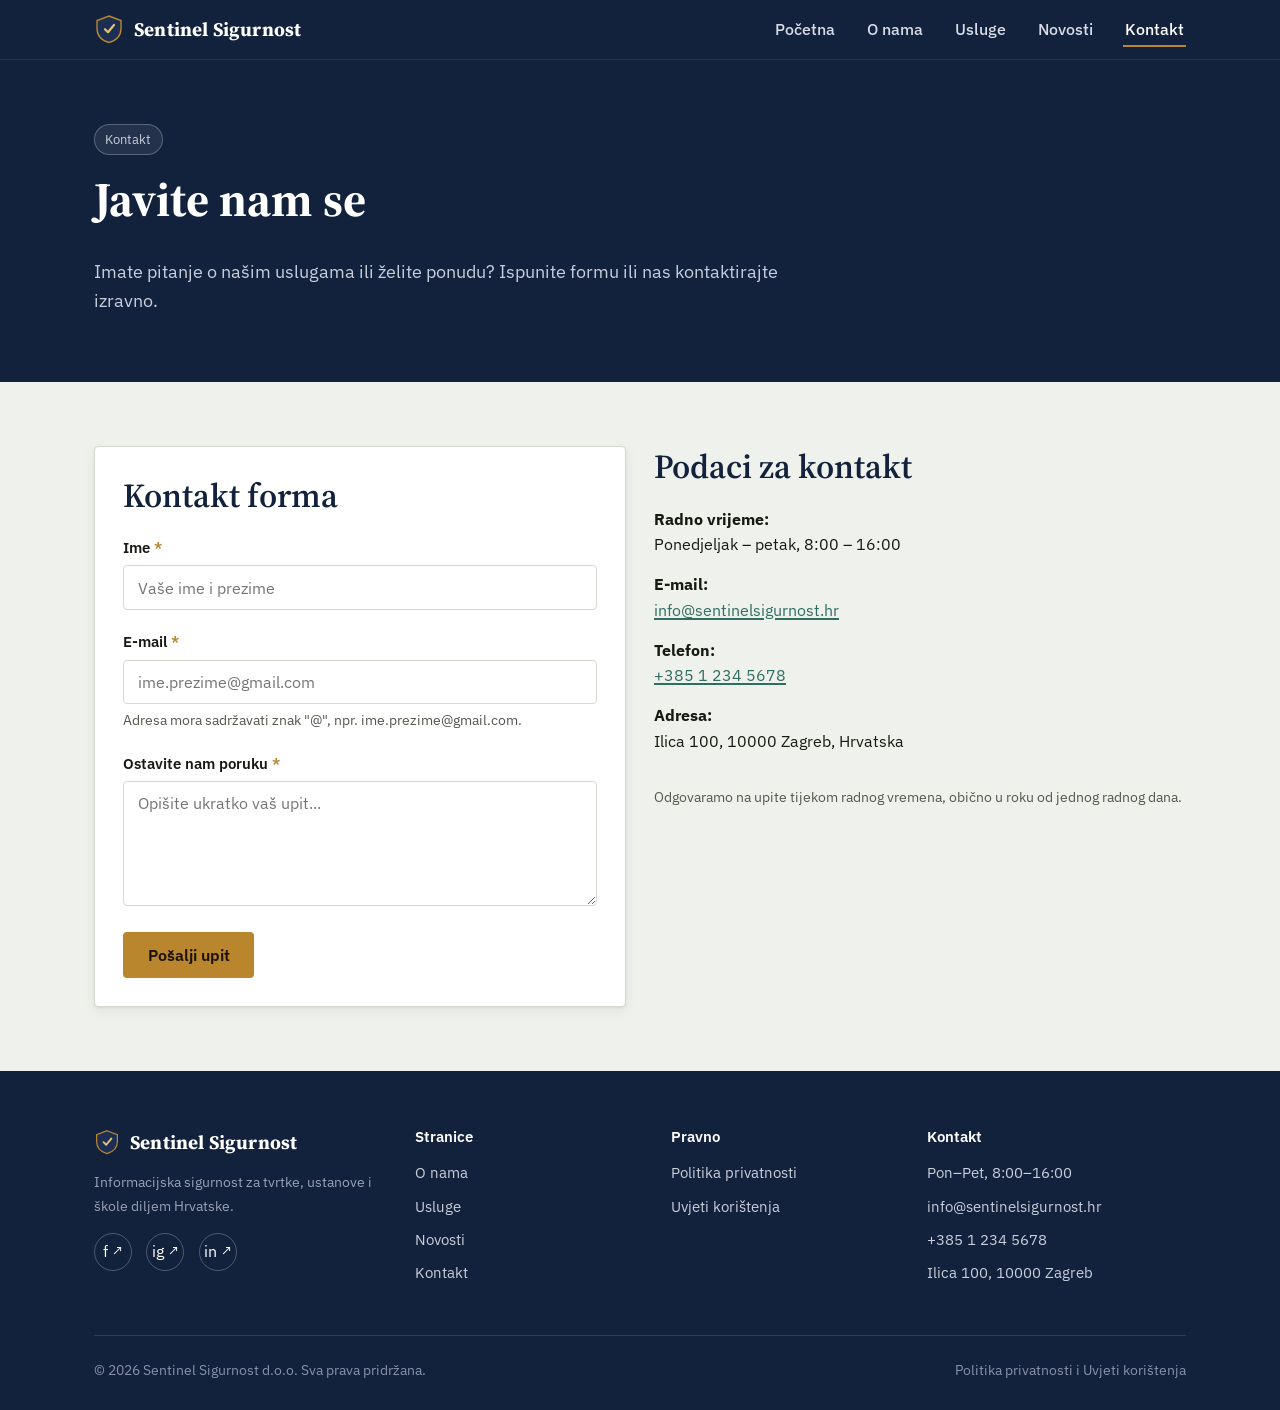
<file: kontakt.html>
<!DOCTYPE html>
<html lang="hr">
<head>
<meta charset="UTF-8">
<meta name="viewport" content="width=device-width, initial-scale=1.0">
<title>Kontakt — Sentinel Sigurnost</title>
<meta name="description" content="Kontaktirajte Sentinel Sigurnost putem forme, e-maila ili telefona.">
<link rel="stylesheet" href="css/style.css">
</head>
<body>

<header class="site-header">
  <nav class="nav">
    <a href="index.html" class="brand">
      <img src="images/logo-mark.svg" alt="" width="30" height="30">
      Sentinel Sigurnost
    </a>
    <button class="nav-toggle" aria-expanded="false" aria-controls="primary-nav">☰ Izbornik</button>
    <ul class="nav-links" id="primary-nav">
      <li><a href="index.html">Početna</a></li>
      <li><a href="o-nama.html">O nama</a></li>
      <li><a href="usluge.html">Usluge</a></li>
      <li><a href="blog.html">Novosti</a></li>
      <li><a href="kontakt.html" aria-current="page">Kontakt</a></li>
    </ul>
  </nav>
</header>

<main>

  <section class="section section--ink" style="padding-bottom:48px;">
    <div class="container">
      <span class="badge-inline" style="background:rgba(255,255,255,0.08); border-color:rgba(255,255,255,0.25); color:#C9CEDA;">Kontakt</span>
      <h1>Javite nam se</h1>
      <p class="lead">Imate pitanje o našim uslugama ili želite ponudu? Ispunite formu ili nas kontaktirajte izravno.</p>
    </div>
  </section>

  <section class="section">
    <div class="container">
      <div class="grid grid--2" style="align-items:start;">

        <div class="card">
          <h2 style="margin-bottom:1.2rem;">Kontakt forma</h2>
          <form id="contact-form" novalidate>

            <div class="form-field">
              <label for="ime">Ime <span class="required-mark">*</span></label>
              <input type="text" id="ime" name="ime" required placeholder="Vaše ime i prezime" autocomplete="name">
            </div>

            <div class="form-field">
              <label for="email">E-mail <span class="required-mark">*</span></label>
              <input
                type="email"
                id="email"
                name="email"
                required
                placeholder="ime.prezime@gmail.com"
                autocomplete="email"
                pattern="[^\s@]+@[^\s@]+\.[^\s@]+"
                title="Unesite ispravnu e-mail adresu, npr. ime.prezime@gmail.com">
              <p class="form-hint">Adresa mora sadržavati znak "@", npr. ime.prezime@gmail.com.</p>
            </div>

            <div class="form-field">
              <label for="poruka">Ostavite nam poruku <span class="required-mark">*</span></label>
              <textarea id="poruka" name="poruka" rows="5" required placeholder="Opišite ukratko vaš upit..."></textarea>
            </div>

            <button type="submit" class="btn btn-primary">Pošalji upit</button>
            <p class="form-status" role="status" aria-live="polite"></p>
          </form>
        </div>

        <div>
          <h2>Podaci za kontakt</h2>
          <ul style="list-style:none; padding:0; margin:0 0 2rem;">
            <li style="margin-bottom:0.9rem;"><strong>Radno vrijeme:</strong><br>Ponedjeljak – petak, 8:00 – 16:00</li>
            <li style="margin-bottom:0.9rem;"><strong>E-mail:</strong><br><a href="mailto:info@sentinelsigurnost.hr">info@sentinelsigurnost.hr</a></li>
            <li style="margin-bottom:0.9rem;"><strong>Telefon:</strong><br><a href="tel:+38512345678">+385 1 234 5678</a></li>
            <li style="margin-bottom:0.9rem;"><strong>Adresa:</strong><br>Ilica 100, 10000 Zagreb, Hrvatska</li>
          </ul>
          <p class="form-hint">Odgovaramo na upite tijekom radnog vremena, obično u roku od jednog radnog dana.</p>
        </div>

      </div>
    </div>
  </section>

</main>

<footer class="site-footer">
  <div class="container">
    <div class="footer-grid">
      <div class="footer-brand">
        <div class="brand" style="color:#fff; margin-bottom:0.8rem;">
          <img src="images/logo-mark.svg" alt="" width="26" height="26">
          Sentinel Sigurnost
        </div>
        <p>Informacijska sigurnost za tvrtke, ustanove i škole diljem Hrvatske.</p>
        <div class="social-links">
          <a href="https://www.facebook.com/" class="ext" target="_blank" rel="noopener noreferrer" aria-label="Sentinel Sigurnost na Facebooku (otvara se u novoj kartici)">f</a>
          <a href="https://www.instagram.com/" class="ext" target="_blank" rel="noopener noreferrer" aria-label="Sentinel Sigurnost na Instagramu (otvara se u novoj kartici)">ig</a>
          <a href="https://www.linkedin.com/" class="ext" target="_blank" rel="noopener noreferrer" aria-label="Sentinel Sigurnost na LinkedInu (otvara se u novoj kartici)">in</a>
        </div>
      </div>
      <div>
        <h4>Stranice</h4>
        <ul>
          <li><a href="o-nama.html">O nama</a></li>
          <li><a href="usluge.html">Usluge</a></li>
          <li><a href="blog.html">Novosti</a></li>
          <li><a href="kontakt.html">Kontakt</a></li>
        </ul>
      </div>
      <div>
        <h4>Pravno</h4>
        <ul>
          <li><a href="pravne-informacije.html#politika-privatnosti">Politika privatnosti</a></li>
          <li><a href="pravne-informacije.html#uvjeti-koristenja">Uvjeti korištenja</a></li>
        </ul>
      </div>
      <div>
        <h4>Kontakt</h4>
        <ul>
          <li>Pon–Pet, 8:00–16:00</li>
          <li><a href="mailto:info@sentinelsigurnost.hr">info@sentinelsigurnost.hr</a></li>
          <li><a href="tel:+38512345678">+385 1 234 5678</a></li>
          <li>Ilica 100, 10000 Zagreb</li>
        </ul>
      </div>
    </div>
    <div class="footer-bottom">
      <span>&copy; 2026 Sentinel Sigurnost d.o.o. Sva prava pridržana.</span>
      <span><a href="pravne-informacije.html">Politika privatnosti i Uvjeti korištenja</a></span>
    </div>
  </div>
</footer>

<script src="js/script.js"></script>
</body>
</html>
</file>
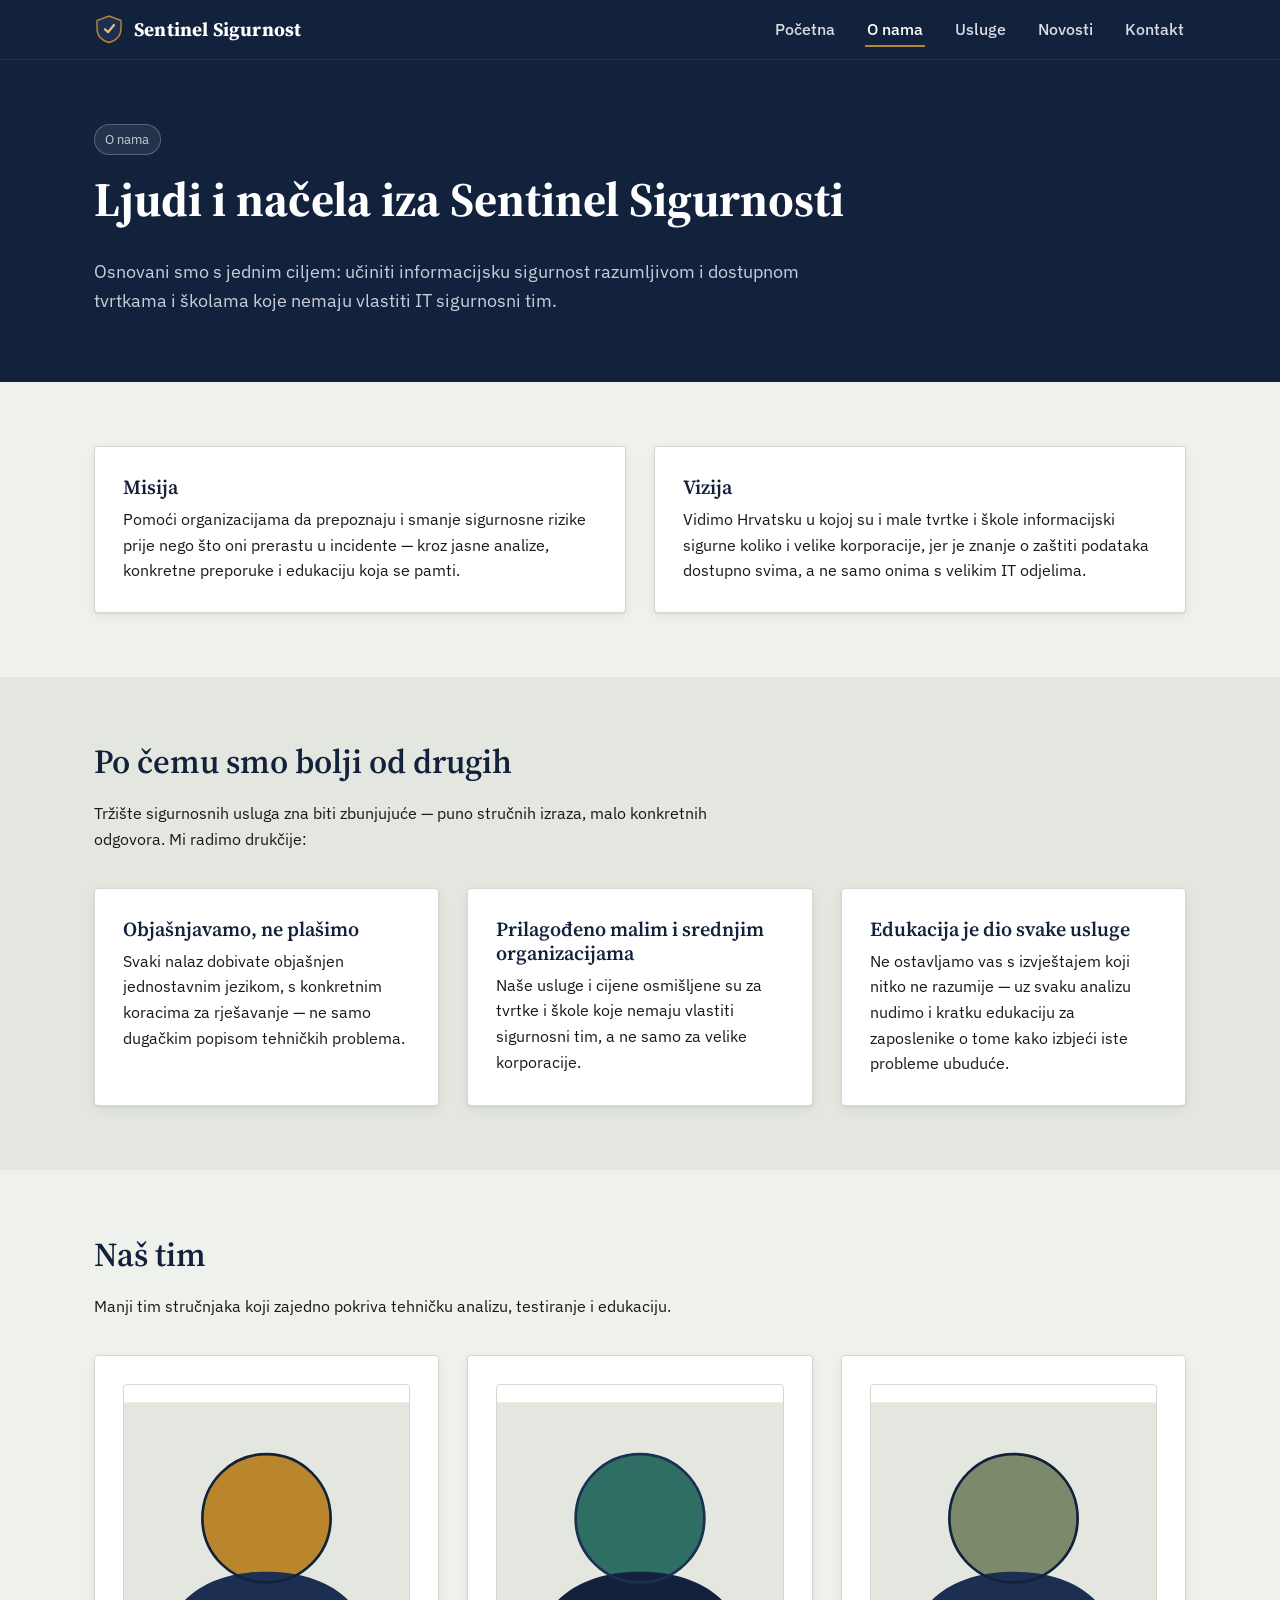
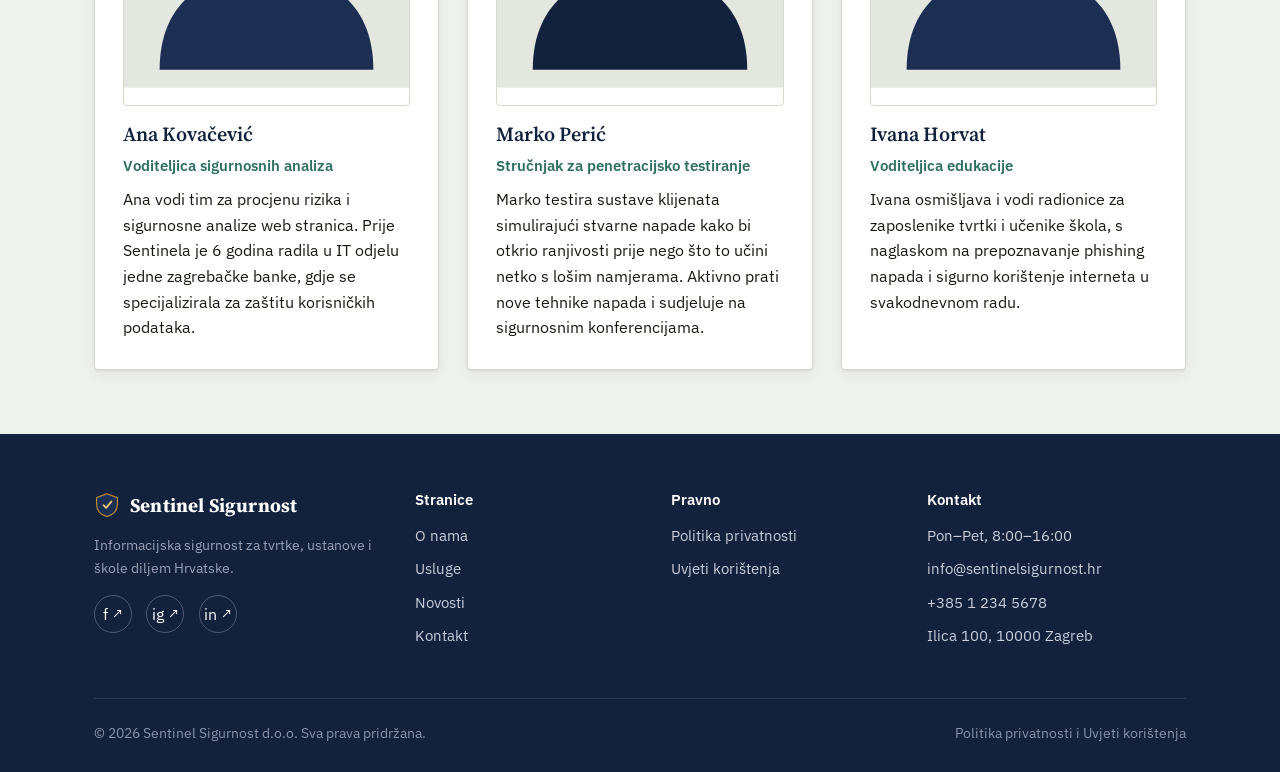
<file: o-nama.html>
<!DOCTYPE html>
<html lang="hr">
<head>
<meta charset="UTF-8">
<meta name="viewport" content="width=device-width, initial-scale=1.0">
<title>O nama — Sentinel Sigurnost</title>
<meta name="description" content="Upoznajte tim Sentinel Sigurnosti, našu misiju, viziju i konkurentsku prednost u području informacijske sigurnosti.">
<link rel="stylesheet" href="css/style.css">
</head>
<body>

<header class="site-header">
  <nav class="nav">
    <a href="index.html" class="brand">
      <img src="images/logo-mark.svg" alt="" width="30" height="30">
      Sentinel Sigurnost
    </a>
    <button class="nav-toggle" aria-expanded="false" aria-controls="primary-nav">☰ Izbornik</button>
    <ul class="nav-links" id="primary-nav">
      <li><a href="index.html">Početna</a></li>
      <li><a href="o-nama.html" aria-current="page">O nama</a></li>
      <li><a href="usluge.html">Usluge</a></li>
      <li><a href="blog.html">Novosti</a></li>
      <li><a href="kontakt.html">Kontakt</a></li>
    </ul>
  </nav>
</header>

<main>

  <section class="section section--ink" style="padding-bottom:48px;">
    <div class="container">
      <span class="badge-inline" style="background:rgba(255,255,255,0.08); border-color:rgba(255,255,255,0.25); color:#C9CEDA;">O nama</span>
      <h1>Ljudi i načela iza Sentinel Sigurnosti</h1>
      <p class="lead">Osnovani smo s jednim ciljem: učiniti informacijsku sigurnost razumljivom i dostupnom tvrtkama i školama koje nemaju vlastiti IT sigurnosni tim.</p>
    </div>
  </section>

  <section class="section">
    <div class="container">
      <div class="grid grid--2">
        <div class="card">
          <h3>Misija</h3>
          <p>Pomoći organizacijama da prepoznaju i smanje sigurnosne rizike prije nego što oni prerastu u incidente — kroz jasne analize, konkretne preporuke i edukaciju koja se pamti.</p>
        </div>
        <div class="card">
          <h3>Vizija</h3>
          <p>Vidimo Hrvatsku u kojoj su i male tvrtke i škole informacijski sigurne koliko i velike korporacije, jer je znanje o zaštiti podataka dostupno svima, a ne samo onima s velikim IT odjelima.</p>
        </div>
      </div>
    </div>
  </section>

  <section class="section section--alt">
    <div class="container">
      <div class="section-head">
        <h2>Po čemu smo bolji od drugih</h2>
        <p>Tržište sigurnosnih usluga zna biti zbunjujuće — puno stručnih izraza, malo konkretnih odgovora. Mi radimo drukčije:</p>
      </div>
      <div class="grid grid--3">
        <div class="card">
          <h3>Objašnjavamo, ne plašimo</h3>
          <p>Svaki nalaz dobivate objašnjen jednostavnim jezikom, s konkretnim koracima za rješavanje — ne samo dugačkim popisom tehničkih problema.</p>
        </div>
        <div class="card">
          <h3>Prilagođeno malim i srednjim organizacijama</h3>
          <p>Naše usluge i cijene osmišljene su za tvrtke i škole koje nemaju vlastiti sigurnosni tim, a ne samo za velike korporacije.</p>
        </div>
        <div class="card">
          <h3>Edukacija je dio svake usluge</h3>
          <p>Ne ostavljamo vas s izvještajem koji nitko ne razumije — uz svaku analizu nudimo i kratku edukaciju za zaposlenike o tome kako izbjeći iste probleme ubuduće.</p>
        </div>
      </div>
    </div>
  </section>

  <section class="section">
    <div class="container">
      <div class="section-head">
        <h2>Naš tim</h2>
        <p>Manji tim stručnjaka koji zajedno pokriva tehničku analizu, testiranje i edukaciju.</p>
      </div>
      <div class="grid grid--3">

        <div class="card team-card">
          <div class="team-photo">
            <img src="images/team-ana.svg" alt="Ilustrirani portret Ane Kovačević" width="320" height="320">
          </div>
          <h3>Ana Kovačević</h3>
          <p class="role">Voditeljica sigurnosnih analiza</p>
          <p>Ana vodi tim za procjenu rizika i sigurnosne analize web stranica. Prije Sentinela je 6 godina radila u IT odjelu jedne zagrebačke banke, gdje se specijalizirala za zaštitu korisničkih podataka.</p>
        </div>

        <div class="card team-card">
          <div class="team-photo">
            <img src="images/team-marko.svg" alt="Ilustrirani portret Marka Perića" width="320" height="320">
          </div>
          <h3>Marko Perić</h3>
          <p class="role">Stručnjak za penetracijsko testiranje</p>
          <p>Marko testira sustave klijenata simulirajući stvarne napade kako bi otkrio ranjivosti prije nego što to učini netko s lošim namjerama. Aktivno prati nove tehnike napada i sudjeluje na sigurnosnim konferencijama.</p>
        </div>

        <div class="card team-card">
          <div class="team-photo">
            <img src="images/team-ivana.svg" alt="Ilustrirani portret Ivane Horvat" width="320" height="320">
          </div>
          <h3>Ivana Horvat</h3>
          <p class="role">Voditeljica edukacije</p>
          <p>Ivana osmišljava i vodi radionice za zaposlenike tvrtki i učenike škola, s naglaskom na prepoznavanje phishing napada i sigurno korištenje interneta u svakodnevnom radu.</p>
        </div>

      </div>
    </div>
  </section>

</main>

<footer class="site-footer">
  <div class="container">
    <div class="footer-grid">
      <div class="footer-brand">
        <div class="brand" style="color:#fff; margin-bottom:0.8rem;">
          <img src="images/logo-mark.svg" alt="" width="26" height="26">
          Sentinel Sigurnost
        </div>
        <p>Informacijska sigurnost za tvrtke, ustanove i škole diljem Hrvatske.</p>
        <div class="social-links">
          <a href="https://www.facebook.com/" class="ext" target="_blank" rel="noopener noreferrer" aria-label="Sentinel Sigurnost na Facebooku (otvara se u novoj kartici)">f</a>
          <a href="https://www.instagram.com/" class="ext" target="_blank" rel="noopener noreferrer" aria-label="Sentinel Sigurnost na Instagramu (otvara se u novoj kartici)">ig</a>
          <a href="https://www.linkedin.com/" class="ext" target="_blank" rel="noopener noreferrer" aria-label="Sentinel Sigurnost na LinkedInu (otvara se u novoj kartici)">in</a>
        </div>
      </div>
      <div>
        <h4>Stranice</h4>
        <ul>
          <li><a href="o-nama.html">O nama</a></li>
          <li><a href="usluge.html">Usluge</a></li>
          <li><a href="blog.html">Novosti</a></li>
          <li><a href="kontakt.html">Kontakt</a></li>
        </ul>
      </div>
      <div>
        <h4>Pravno</h4>
        <ul>
          <li><a href="pravne-informacije.html#politika-privatnosti">Politika privatnosti</a></li>
          <li><a href="pravne-informacije.html#uvjeti-koristenja">Uvjeti korištenja</a></li>
        </ul>
      </div>
      <div>
        <h4>Kontakt</h4>
        <ul>
          <li>Pon–Pet, 8:00–16:00</li>
          <li><a href="mailto:info@sentinelsigurnost.hr">info@sentinelsigurnost.hr</a></li>
          <li><a href="tel:+38512345678">+385 1 234 5678</a></li>
          <li>Ilica 100, 10000 Zagreb</li>
        </ul>
      </div>
    </div>
    <div class="footer-bottom">
      <span>&copy; 2026 Sentinel Sigurnost d.o.o. Sva prava pridržana.</span>
      <span><a href="pravne-informacije.html">Politika privatnosti i Uvjeti korištenja</a></span>
    </div>
  </div>
</footer>

<script src="js/script.js"></script>
</body>
</html>
</file>
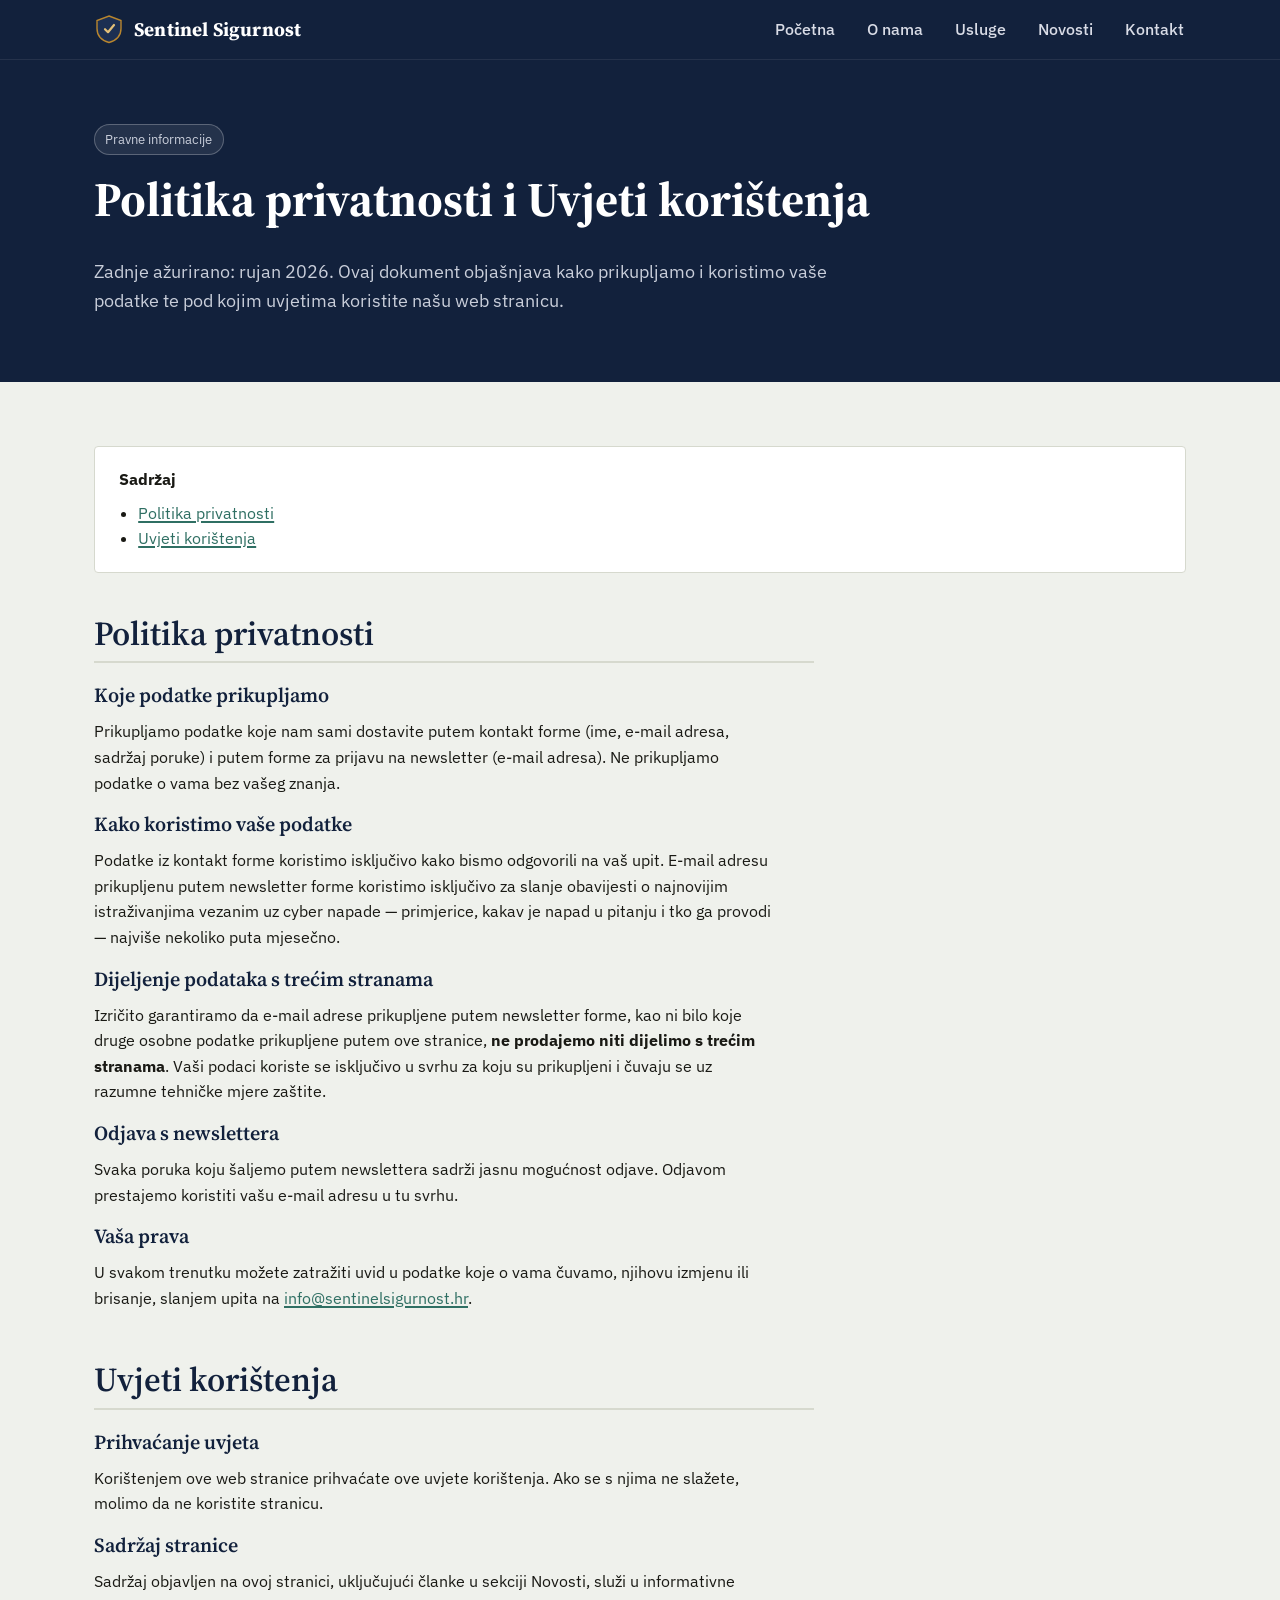
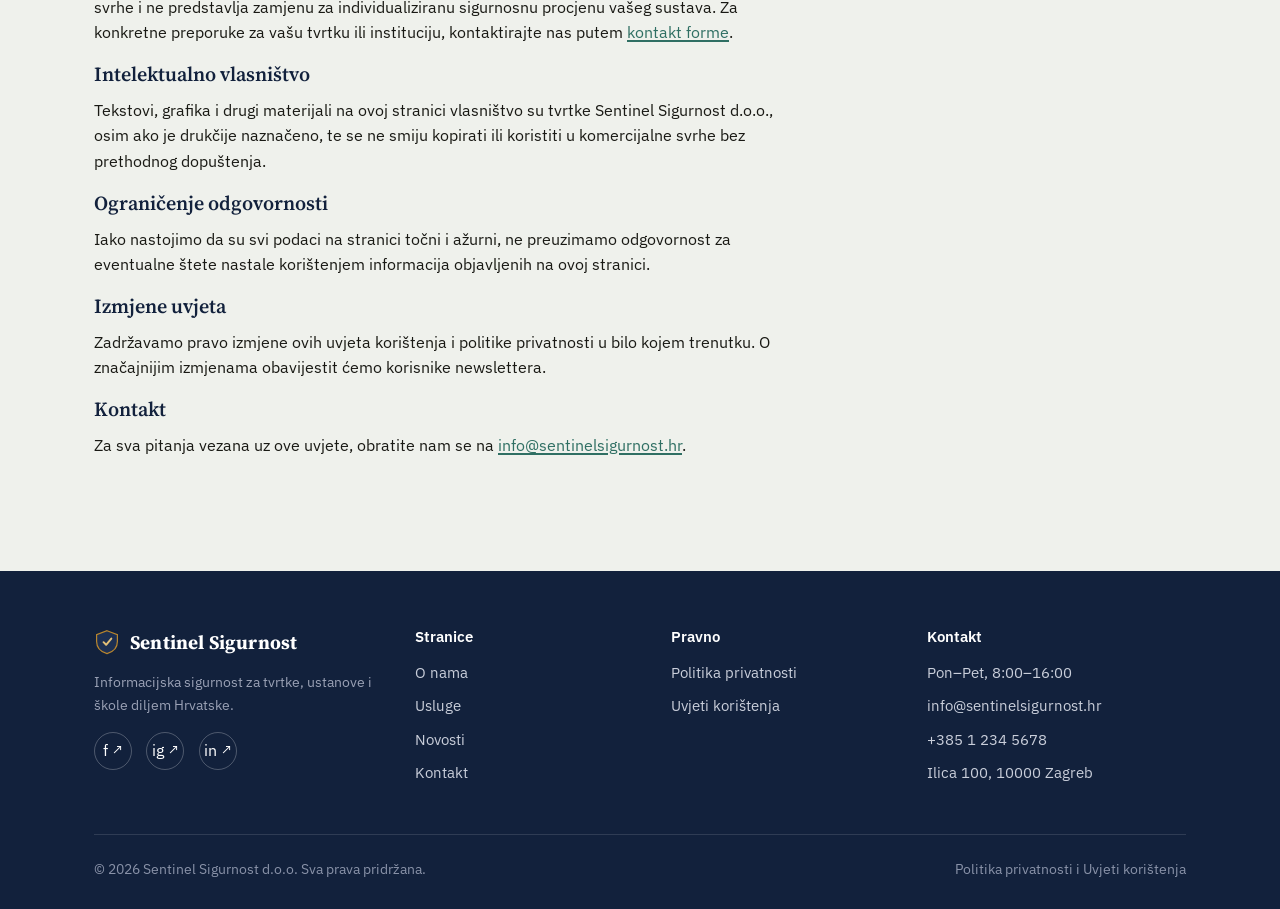
<file: pravne-informacije.html>
<!DOCTYPE html>
<html lang="hr">
<head>
<meta charset="UTF-8">
<meta name="viewport" content="width=device-width, initial-scale=1.0">
<title>Politika privatnosti i Uvjeti korištenja — Sentinel Sigurnost</title>
<meta name="description" content="Politika privatnosti i uvjeti korištenja stranice Sentinel Sigurnost.">
<link rel="stylesheet" href="css/style.css">
</head>
<body>

<header class="site-header">
  <nav class="nav">
    <a href="index.html" class="brand">
      <img src="images/logo-mark.svg" alt="" width="30" height="30">
      Sentinel Sigurnost
    </a>
    <button class="nav-toggle" aria-expanded="false" aria-controls="primary-nav">☰ Izbornik</button>
    <ul class="nav-links" id="primary-nav">
      <li><a href="index.html">Početna</a></li>
      <li><a href="o-nama.html">O nama</a></li>
      <li><a href="usluge.html">Usluge</a></li>
      <li><a href="blog.html">Novosti</a></li>
      <li><a href="kontakt.html">Kontakt</a></li>
    </ul>
  </nav>
</header>

<main>

  <section class="section section--ink" style="padding-bottom:48px;">
    <div class="container">
      <span class="badge-inline" style="background:rgba(255,255,255,0.08); border-color:rgba(255,255,255,0.25); color:#C9CEDA;">Pravne informacije</span>
      <h1>Politika privatnosti i Uvjeti korištenja</h1>
      <p class="lead">Zadnje ažurirano: rujan 2026. Ovaj dokument objašnjava kako prikupljamo i koristimo vaše podatke te pod kojim uvjetima koristite našu web stranicu.</p>
    </div>
  </section>

  <section class="section">
    <div class="container">

      <div class="legal-toc">
        <strong>Sadržaj</strong>
        <ul>
          <li><a href="#politika-privatnosti">Politika privatnosti</a></li>
          <li><a href="#uvjeti-koristenja">Uvjeti korištenja</a></li>
        </ul>
      </div>

      <div id="politika-privatnosti" class="legal-section">
        <h2>Politika privatnosti</h2>

        <h3>Koje podatke prikupljamo</h3>
        <p>Prikupljamo podatke koje nam sami dostavite putem kontakt forme (ime, e-mail adresa, sadržaj poruke) i putem forme za prijavu na newsletter (e-mail adresa). Ne prikupljamo podatke o vama bez vašeg znanja.</p>

        <h3>Kako koristimo vaše podatke</h3>
        <p>Podatke iz kontakt forme koristimo isključivo kako bismo odgovorili na vaš upit. E-mail adresu prikupljenu putem newsletter forme koristimo isključivo za slanje obavijesti o najnovijim istraživanjima vezanim uz cyber napade — primjerice, kakav je napad u pitanju i tko ga provodi — najviše nekoliko puta mjesečno.</p>

        <h3>Dijeljenje podataka s trećim stranama</h3>
        <p>Izričito garantiramo da e-mail adrese prikupljene putem newsletter forme, kao ni bilo koje druge osobne podatke prikupljene putem ove stranice, <strong>ne prodajemo niti dijelimo s trećim stranama</strong>. Vaši podaci koriste se isključivo u svrhu za koju su prikupljeni i čuvaju se uz razumne tehničke mjere zaštite.</p>

        <h3>Odjava s newslettera</h3>
        <p>Svaka poruka koju šaljemo putem newslettera sadrži jasnu mogućnost odjave. Odjavom prestajemo koristiti vašu e-mail adresu u tu svrhu.</p>

        <h3>Vaša prava</h3>
        <p>U svakom trenutku možete zatražiti uvid u podatke koje o vama čuvamo, njihovu izmjenu ili brisanje, slanjem upita na <a href="mailto:info@sentinelsigurnost.hr">info@sentinelsigurnost.hr</a>.</p>
      </div>

      <div id="uvjeti-koristenja" class="legal-section">
        <h2>Uvjeti korištenja</h2>

        <h3>Prihvaćanje uvjeta</h3>
        <p>Korištenjem ove web stranice prihvaćate ove uvjete korištenja. Ako se s njima ne slažete, molimo da ne koristite stranicu.</p>

        <h3>Sadržaj stranice</h3>
        <p>Sadržaj objavljen na ovoj stranici, uključujući članke u sekciji Novosti, služi u informativne svrhe i ne predstavlja zamjenu za individualiziranu sigurnosnu procjenu vašeg sustava. Za konkretne preporuke za vašu tvrtku ili instituciju, kontaktirajte nas putem <a href="kontakt.html">kontakt forme</a>.</p>

        <h3>Intelektualno vlasništvo</h3>
        <p>Tekstovi, grafika i drugi materijali na ovoj stranici vlasništvo su tvrtke Sentinel Sigurnost d.o.o., osim ako je drukčije naznačeno, te se ne smiju kopirati ili koristiti u komercijalne svrhe bez prethodnog dopuštenja.</p>

        <h3>Ograničenje odgovornosti</h3>
        <p>Iako nastojimo da su svi podaci na stranici točni i ažurni, ne preuzimamo odgovornost za eventualne štete nastale korištenjem informacija objavljenih na ovoj stranici.</p>

        <h3>Izmjene uvjeta</h3>
        <p>Zadržavamo pravo izmjene ovih uvjeta korištenja i politike privatnosti u bilo kojem trenutku. O značajnijim izmjenama obavijestit ćemo korisnike newslettera.</p>

        <h3>Kontakt</h3>
        <p>Za sva pitanja vezana uz ove uvjete, obratite nam se na <a href="mailto:info@sentinelsigurnost.hr">info@sentinelsigurnost.hr</a>.</p>
      </div>

    </div>
  </section>

</main>

<footer class="site-footer">
  <div class="container">
    <div class="footer-grid">
      <div class="footer-brand">
        <div class="brand" style="color:#fff; margin-bottom:0.8rem;">
          <img src="images/logo-mark.svg" alt="" width="26" height="26">
          Sentinel Sigurnost
        </div>
        <p>Informacijska sigurnost za tvrtke, ustanove i škole diljem Hrvatske.</p>
        <div class="social-links">
          <a href="https://www.facebook.com/" class="ext" target="_blank" rel="noopener noreferrer" aria-label="Sentinel Sigurnost na Facebooku (otvara se u novoj kartici)">f</a>
          <a href="https://www.instagram.com/" class="ext" target="_blank" rel="noopener noreferrer" aria-label="Sentinel Sigurnost na Instagramu (otvara se u novoj kartici)">ig</a>
          <a href="https://www.linkedin.com/" class="ext" target="_blank" rel="noopener noreferrer" aria-label="Sentinel Sigurnost na LinkedInu (otvara se u novoj kartici)">in</a>
        </div>
      </div>
      <div>
        <h4>Stranice</h4>
        <ul>
          <li><a href="o-nama.html">O nama</a></li>
          <li><a href="usluge.html">Usluge</a></li>
          <li><a href="blog.html">Novosti</a></li>
          <li><a href="kontakt.html">Kontakt</a></li>
        </ul>
      </div>
      <div>
        <h4>Pravno</h4>
        <ul>
          <li><a href="pravne-informacije.html#politika-privatnosti">Politika privatnosti</a></li>
          <li><a href="pravne-informacije.html#uvjeti-koristenja">Uvjeti korištenja</a></li>
        </ul>
      </div>
      <div>
        <h4>Kontakt</h4>
        <ul>
          <li>Pon–Pet, 8:00–16:00</li>
          <li><a href="mailto:info@sentinelsigurnost.hr">info@sentinelsigurnost.hr</a></li>
          <li><a href="tel:+38512345678">+385 1 234 5678</a></li>
          <li>Ilica 100, 10000 Zagreb</li>
        </ul>
      </div>
    </div>
    <div class="footer-bottom">
      <span>&copy; 2026 Sentinel Sigurnost d.o.o. Sva prava pridržana.</span>
      <span><a href="pravne-informacije.html">Politika privatnosti i Uvjeti korištenja</a></span>
    </div>
  </div>
</footer>

<script src="js/script.js"></script>
</body>
</html>
</file>
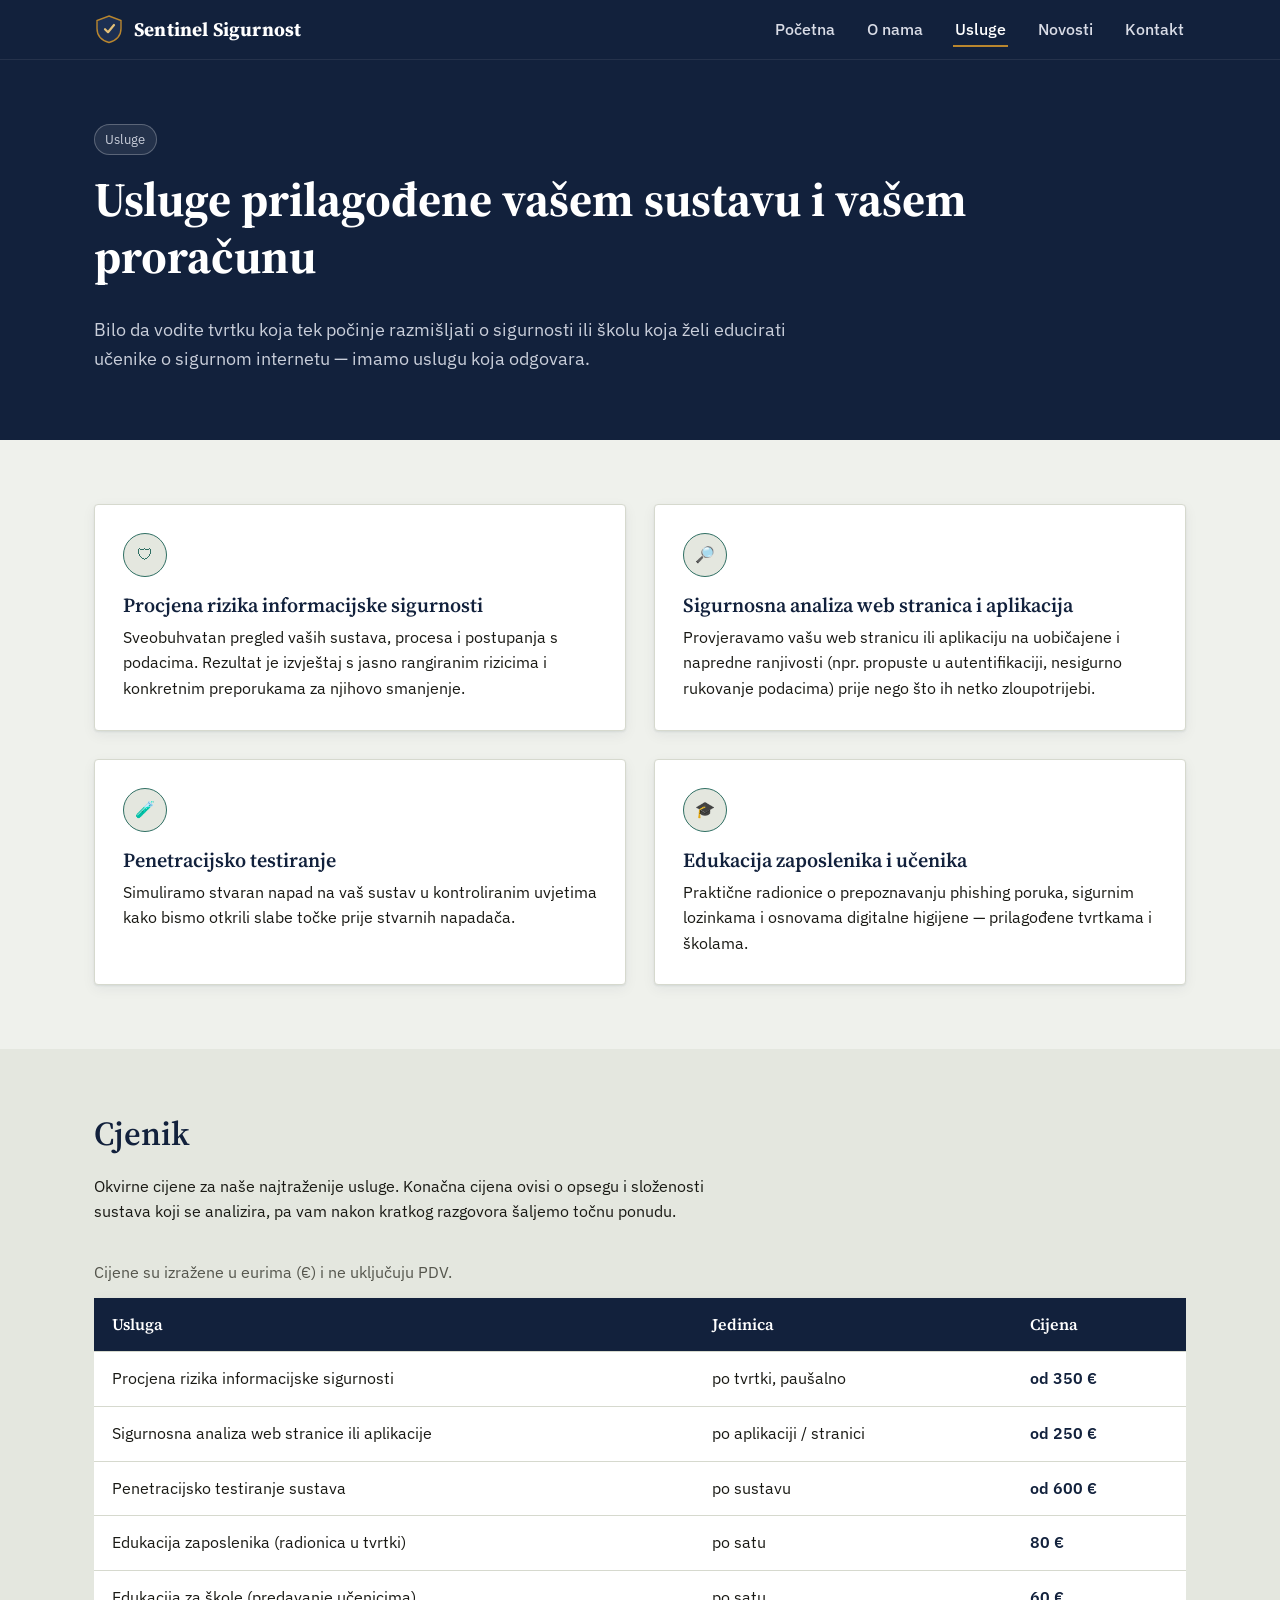
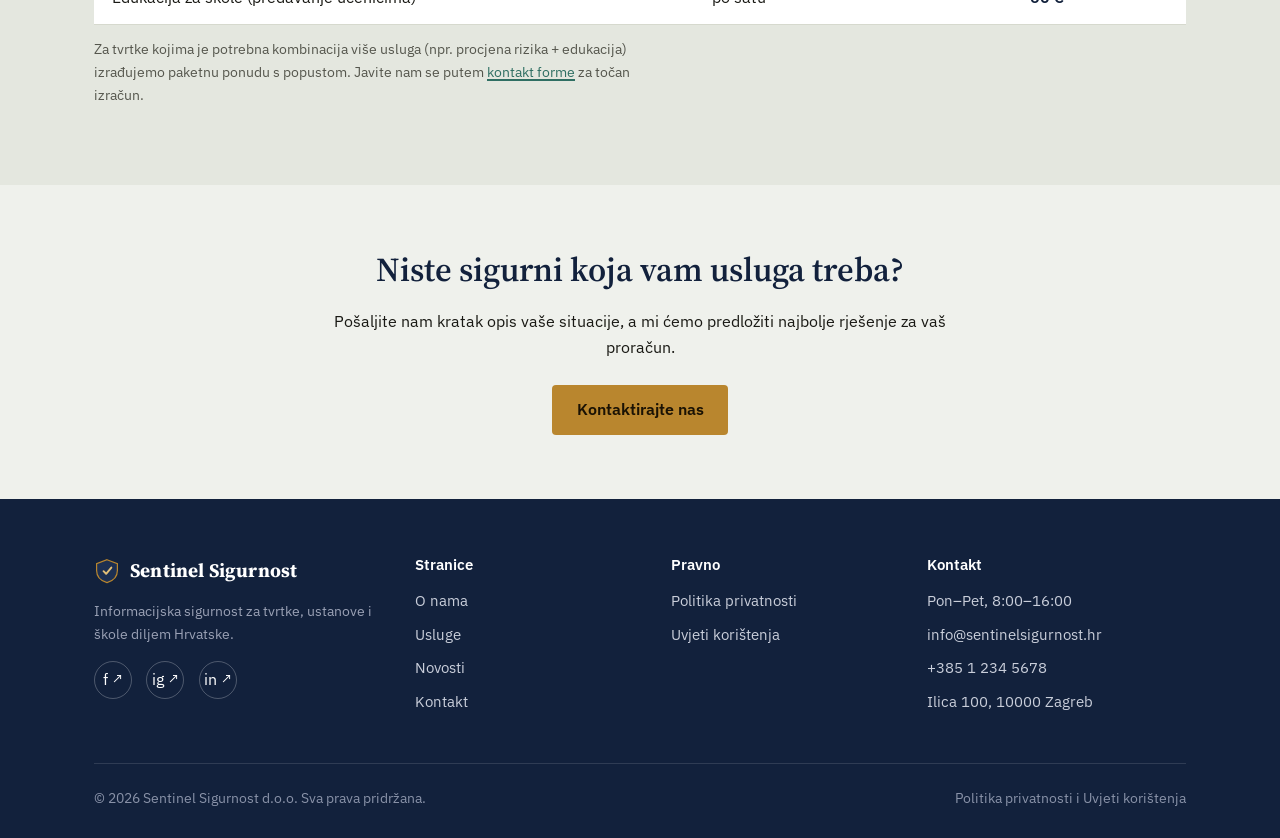
<file: usluge.html>
<!DOCTYPE html>
<html lang="hr">
<head>
<meta charset="UTF-8">
<meta name="viewport" content="width=device-width, initial-scale=1.0">
<title>Usluge i cjenik — Sentinel Sigurnost</title>
<meta name="description" content="Pregled usluga informacijske sigurnosti: procjena rizika, sigurnosna analiza, penetracijsko testiranje i edukacija — s jasnim cjenikom.">
<link rel="stylesheet" href="css/style.css">
</head>
<body>

<header class="site-header">
  <nav class="nav">
    <a href="index.html" class="brand">
      <img src="images/logo-mark.svg" alt="" width="30" height="30">
      Sentinel Sigurnost
    </a>
    <button class="nav-toggle" aria-expanded="false" aria-controls="primary-nav">☰ Izbornik</button>
    <ul class="nav-links" id="primary-nav">
      <li><a href="index.html">Početna</a></li>
      <li><a href="o-nama.html">O nama</a></li>
      <li><a href="usluge.html" aria-current="page">Usluge</a></li>
      <li><a href="blog.html">Novosti</a></li>
      <li><a href="kontakt.html">Kontakt</a></li>
    </ul>
  </nav>
</header>

<main>

  <section class="section section--ink" style="padding-bottom:48px;">
    <div class="container">
      <span class="badge-inline" style="background:rgba(255,255,255,0.08); border-color:rgba(255,255,255,0.25); color:#C9CEDA;">Usluge</span>
      <h1>Usluge prilagođene vašem sustavu i vašem proračunu</h1>
      <p class="lead">Bilo da vodite tvrtku koja tek počinje razmišljati o sigurnosti ili školu koja želi educirati učenike o sigurnom internetu — imamo uslugu koja odgovara.</p>
    </div>
  </section>

  <section class="section">
    <div class="container">
      <div class="grid grid--2">

        <div class="card">
          <div class="icon-badge" aria-hidden="true">🛡</div>
          <h3>Procjena rizika informacijske sigurnosti</h3>
          <p>Sveobuhvatan pregled vaših sustava, procesa i postupanja s podacima. Rezultat je izvještaj s jasno rangiranim rizicima i konkretnim preporukama za njihovo smanjenje.</p>
        </div>

        <div class="card">
          <div class="icon-badge" aria-hidden="true">🔎</div>
          <h3>Sigurnosna analiza web stranica i aplikacija</h3>
          <p>Provjeravamo vašu web stranicu ili aplikaciju na uobičajene i napredne ranjivosti (npr. propuste u autentifikaciji, nesigurno rukovanje podacima) prije nego što ih netko zloupotrijebi.</p>
        </div>

        <div class="card">
          <div class="icon-badge" aria-hidden="true">🧪</div>
          <h3>Penetracijsko testiranje</h3>
          <p>Simuliramo stvaran napad na vaš sustav u kontroliranim uvjetima kako bismo otkrili slabe točke prije stvarnih napadača.</p>
        </div>

        <div class="card">
          <div class="icon-badge" aria-hidden="true">🎓</div>
          <h3>Edukacija zaposlenika i učenika</h3>
          <p>Praktične radionice o prepoznavanju phishing poruka, sigurnim lozinkama i osnovama digitalne higijene — prilagođene tvrtkama i školama.</p>
        </div>

      </div>
    </div>
  </section>

  <section class="section section--alt">
    <div class="container">
      <div class="section-head">
        <h2>Cjenik</h2>
        <p>Okvirne cijene za naše najtraženije usluge. Konačna cijena ovisi o opsegu i složenosti sustava koji se analizira, pa vam nakon kratkog razgovora šaljemo točnu ponudu.</p>
      </div>

      <div class="price-table-wrap">
        <table class="price-table">
          <caption>Cijene su izražene u eurima (€) i ne uključuju PDV.</caption>
          <thead>
            <tr>
              <th scope="col">Usluga</th>
              <th scope="col">Jedinica</th>
              <th scope="col">Cijena</th>
            </tr>
          </thead>
          <tbody>
            <tr>
              <td>Procjena rizika informacijske sigurnosti</td>
              <td>po tvrtki, paušalno</td>
              <td class="price">od 350 €</td>
            </tr>
            <tr>
              <td>Sigurnosna analiza web stranice ili aplikacije</td>
              <td>po aplikaciji / stranici</td>
              <td class="price">od 250 €</td>
            </tr>
            <tr>
              <td>Penetracijsko testiranje sustava</td>
              <td>po sustavu</td>
              <td class="price">od 600 €</td>
            </tr>
            <tr>
              <td>Edukacija zaposlenika (radionica u tvrtki)</td>
              <td>po satu</td>
              <td class="price">80 €</td>
            </tr>
            <tr>
              <td>Edukacija za škole (predavanje učenicima)</td>
              <td>po satu</td>
              <td class="price">60 €</td>
            </tr>
          </tbody>
        </table>
      </div>
      <p class="price-note">Za tvrtke kojima je potrebna kombinacija više usluga (npr. procjena rizika + edukacija) izrađujemo paketnu ponudu s popustom. Javite nam se putem <a href="kontakt.html">kontakt forme</a> za točan izračun.</p>
    </div>
  </section>

  <section class="section">
    <div class="container" style="text-align:center;">
      <h2>Niste sigurni koja vam usluga treba?</h2>
      <p style="margin:0 auto 1.5rem;">Pošaljite nam kratak opis vaše situacije, a mi ćemo predložiti najbolje rješenje za vaš proračun.</p>
      <a href="kontakt.html" class="btn btn-primary">Kontaktirajte nas</a>
    </div>
  </section>

</main>

<footer class="site-footer">
  <div class="container">
    <div class="footer-grid">
      <div class="footer-brand">
        <div class="brand" style="color:#fff; margin-bottom:0.8rem;">
          <img src="images/logo-mark.svg" alt="" width="26" height="26">
          Sentinel Sigurnost
        </div>
        <p>Informacijska sigurnost za tvrtke, ustanove i škole diljem Hrvatske.</p>
        <div class="social-links">
          <a href="https://www.facebook.com/" class="ext" target="_blank" rel="noopener noreferrer" aria-label="Sentinel Sigurnost na Facebooku (otvara se u novoj kartici)">f</a>
          <a href="https://www.instagram.com/" class="ext" target="_blank" rel="noopener noreferrer" aria-label="Sentinel Sigurnost na Instagramu (otvara se u novoj kartici)">ig</a>
          <a href="https://www.linkedin.com/" class="ext" target="_blank" rel="noopener noreferrer" aria-label="Sentinel Sigurnost na LinkedInu (otvara se u novoj kartici)">in</a>
        </div>
      </div>
      <div>
        <h4>Stranice</h4>
        <ul>
          <li><a href="o-nama.html">O nama</a></li>
          <li><a href="usluge.html">Usluge</a></li>
          <li><a href="blog.html">Novosti</a></li>
          <li><a href="kontakt.html">Kontakt</a></li>
        </ul>
      </div>
      <div>
        <h4>Pravno</h4>
        <ul>
          <li><a href="pravne-informacije.html#politika-privatnosti">Politika privatnosti</a></li>
          <li><a href="pravne-informacije.html#uvjeti-koristenja">Uvjeti korištenja</a></li>
        </ul>
      </div>
      <div>
        <h4>Kontakt</h4>
        <ul>
          <li>Pon–Pet, 8:00–16:00</li>
          <li><a href="mailto:info@sentinelsigurnost.hr">info@sentinelsigurnost.hr</a></li>
          <li><a href="tel:+38512345678">+385 1 234 5678</a></li>
          <li>Ilica 100, 10000 Zagreb</li>
        </ul>
      </div>
    </div>
    <div class="footer-bottom">
      <span>&copy; 2026 Sentinel Sigurnost d.o.o. Sva prava pridržana.</span>
      <span><a href="pravne-informacije.html">Politika privatnosti i Uvjeti korištenja</a></span>
    </div>
  </div>
</footer>

<script src="js/script.js"></script>
</body>
</html>
</file>
<file: css/style.css>
/* =========================================================
   Sentinel Sigurnost — glavna stylesheet datoteka
   ========================================================= */

@import url('https://fonts.googleapis.com/css2?family=Source+Serif+4:opsz,wght@8..60,500;8..60,600;8..60,700&family=IBM+Plex+Sans:wght@400;500;600&display=swap');

:root {
  /* Boje */
  --color-ink: #12213C;        /* mornarska - zaglavlje, podnožje, tamni blokovi */
  --color-ink-2: #1C2F52;      /* svjetlija mornarska - paneli unutar tamnih blokova */
  --color-paper: #EFF1EC;      /* glavna svijetla pozadina */
  --color-paper-2: #E4E7DF;    /* alternativna svijetla pozadina sekcija */
  --color-card: #FFFFFF;       /* pozadina kartica */
  --color-accent: #B9862E;     /* mesingana/zlatna - CTA, naglasci */
  --color-accent-dark: #93691F;
  --color-teal: #2F6F63;       /* tamnoteal - poveznice, ikone, sekundarni naglasak */
  --color-text: #191914;
  --color-text-muted: #55564D;
  --color-border: #D6D9CE;

  /* Tipografija */
  --font-display: 'Source Serif 4', Georgia, serif;
  --font-body: 'IBM Plex Sans', 'Segoe UI', Arial, sans-serif;

  /* Ostalo */
  --radius: 4px;
  --max-width: 1140px;
  --shadow-card: 0 1px 2px rgba(18, 33, 60, 0.08), 0 4px 14px rgba(18, 33, 60, 0.06);
}

/* ---------- Reset ---------- */
*, *::before, *::after { box-sizing: border-box; }
html { scroll-behavior: smooth; }
@media (prefers-reduced-motion: reduce) {
  html { scroll-behavior: auto; }
  *, *::before, *::after {
    animation-duration: 0.01ms !important;
    animation-iteration-count: 1 !important;
    transition-duration: 0.01ms !important;
    scroll-behavior: auto !important;
  }
}

body {
  margin: 0;
  font-family: var(--font-body);
  color: var(--color-text);
  background: var(--color-paper);
  line-height: 1.6;
  -webkit-font-smoothing: antialiased;
}

img { max-width: 100%; display: block; }

h1, h2, h3, h4 {
  font-family: var(--font-display);
  font-weight: 600;
  line-height: 1.2;
  color: var(--color-ink);
  margin: 0 0 0.6em;
}

h1 { font-size: clamp(2rem, 4vw, 3rem); font-weight: 700; }
h2 { font-size: clamp(1.5rem, 3vw, 2.1rem); }
h3 { font-size: 1.25rem; }

p { margin: 0 0 1em; max-width: 68ch; }
p.lead { font-size: 1.15rem; color: var(--color-text-muted); }

a { color: var(--color-teal); text-decoration-thickness: 1.5px; text-underline-offset: 2px; }
a:hover { color: var(--color-accent-dark); }

a:focus-visible,
button:focus-visible,
input:focus-visible,
textarea:focus-visible {
  outline: 3px solid var(--color-accent);
  outline-offset: 2px;
}

.container {
  max-width: var(--max-width);
  margin: 0 auto;
  padding: 0 24px;
}

.section { padding: 64px 0; }
.section--alt { background: var(--color-paper-2); }
.section--ink { background: var(--color-ink); color: #E9EBE4; }
.section--ink h1, .section--ink h2, .section--ink h3 { color: #ffffff; }
.section--ink p { color: #C9CEDA; }
.section--ink a { color: #E3C078; }

.section-head { max-width: 62ch; margin-bottom: 2.2rem; }
.section-head--center { margin-left: auto; margin-right: auto; text-align: center; }

/* External-link marker: koristi se samo za linkove koji vode IZVAN stranice
   (npr. društvene mreže), tako da korisnik unaprijed zna da napušta stranicu. */
.ext::after {
  content: "↗";
  display: inline-block;
  margin-left: 0.3em;
  font-size: 0.85em;
}

/* ---------- Gumbi ---------- */
.btn {
  display: inline-block;
  font-family: var(--font-body);
  font-weight: 600;
  font-size: 0.98rem;
  padding: 0.75em 1.5em;
  border-radius: var(--radius);
  border: 1.5px solid transparent;
  cursor: pointer;
  text-decoration: none;
  transition: background-color 0.15s ease, color 0.15s ease, border-color 0.15s ease;
}
.btn-primary {
  background: var(--color-accent);
  color: #1a1204;
}
.btn-primary:hover { background: var(--color-accent-dark); color: #ffffff; }
.btn-outline {
  background: transparent;
  border-color: currentColor;
  color: inherit;
}
.btn-outline:hover { background: rgba(255,255,255,0.08); }
.section:not(.section--ink) .btn-outline {
  color: var(--color-ink);
  border-color: var(--color-ink);
}
.section:not(.section--ink) .btn-outline:hover { background: var(--color-ink); color: #fff; }

/* ---------- Zaglavlje / Navigacija ---------- */
.site-header {
  position: sticky;
  top: 0;
  z-index: 50;
  background: var(--color-ink);
  border-bottom: 1px solid rgba(255,255,255,0.08);
}
.nav {
  max-width: var(--max-width);
  margin: 0 auto;
  padding: 14px 24px;
  display: flex;
  align-items: center;
  justify-content: space-between;
}
.brand {
  display: flex;
  align-items: center;
  gap: 10px;
  color: #ffffff;
  text-decoration: none;
  font-family: var(--font-display);
  font-weight: 700;
  font-size: 1.2rem;
  letter-spacing: 0.01em;
}
.brand svg { flex-shrink: 0; }
.brand:hover { color: #E3C078; }

.nav-toggle {
  display: none;
  background: none;
  border: 1.5px solid rgba(255,255,255,0.4);
  border-radius: var(--radius);
  color: #fff;
  padding: 8px 10px;
  cursor: pointer;
}

.nav-links {
  display: flex;
  gap: 1.75rem;
  list-style: none;
  margin: 0;
  padding: 0;
}
.nav-links a {
  color: #D9DCE6;
  text-decoration: none;
  font-weight: 500;
  font-size: 0.97rem;
  padding: 6px 2px;
  border-bottom: 2px solid transparent;
}
.nav-links a:hover,
.nav-links a[aria-current="page"] {
  color: #ffffff;
  border-bottom-color: var(--color-accent);
}

@media (max-width: 780px) {
  .nav-toggle { display: inline-flex; align-items: center; gap: 6px; }
  .nav-links {
    position: absolute;
    top: 100%;
    left: 0;
    right: 0;
    background: var(--color-ink);
    flex-direction: column;
    gap: 0;
    padding: 8px 24px 18px;
    display: none;
    border-bottom: 1px solid rgba(255,255,255,0.08);
  }
  .nav-links.is-open { display: flex; }
  .nav-links li { width: 100%; }
  .nav-links a { display: block; padding: 12px 0; border-bottom: 1px solid rgba(255,255,255,0.08); }
}

/* ---------- Hero (naslovnica) ---------- */
.hero {
  background: var(--color-ink);
  color: #fff;
  padding: 76px 0 64px;
  position: relative;
  overflow: hidden;
}
.hero .container {
  display: grid;
  grid-template-columns: 1.1fr 0.9fr;
  gap: 3rem;
  align-items: center;
}
.hero h1 { color: #fff; margin-bottom: 0.5em; }
.hero p.lead { color: #C9CEDA; }
.hero-actions { display: flex; gap: 1rem; margin-top: 1.8rem; flex-wrap: wrap; }
.hero-art { justify-self: center; }

@media (max-width: 860px) {
  .hero .container { grid-template-columns: 1fr; }
  .hero-art { order: -1; max-width: 220px; }
}

/* ---------- Statistike / trust badges ---------- */
.stat-row {
  display: grid;
  grid-template-columns: repeat(3, 1fr);
  gap: 1.5rem;
  margin-top: 2.5rem;
  padding-top: 2rem;
  border-top: 1px solid rgba(255,255,255,0.15);
}
.stat b {
  display: block;
  font-family: var(--font-display);
  font-size: 2rem;
  color: var(--color-accent);
}
.stat span { color: #C9CEDA; font-size: 0.92rem; }
@media (max-width: 620px) { .stat-row { grid-template-columns: 1fr; gap: 1rem; } }

/* ---------- Kartice (usluge, blog) ---------- */
.grid {
  display: grid;
  gap: 1.75rem;
}
.grid--3 { grid-template-columns: repeat(3, 1fr); }
.grid--2 { grid-template-columns: repeat(2, 1fr); }
@media (max-width: 900px) {
  .grid--3, .grid--2 { grid-template-columns: 1fr; }
}

.card {
  background: var(--color-card);
  border: 1px solid var(--color-border);
  border-radius: var(--radius);
  padding: 1.75rem;
  box-shadow: var(--shadow-card);
}
.card h3 { margin-bottom: 0.5rem; }
.card p:last-child { margin-bottom: 0; }

.icon-badge {
  width: 44px; height: 44px;
  border-radius: 50%;
  background: var(--color-paper-2);
  border: 1.5px solid var(--color-teal);
  color: var(--color-teal);
  display: flex; align-items: center; justify-content: center;
  margin-bottom: 1rem;
}

/* ---------- Tim (O nama) ---------- */
.team-card { text-align: left; }
.team-photo {
  border-radius: var(--radius);
  margin-bottom: 1rem;
  overflow: hidden;
  border: 1px solid var(--color-border);
}
.team-card .role { color: var(--color-teal); font-weight: 600; font-size: 0.92rem; margin-bottom: 0.6rem; }

/* ---------- Tablica cjenika ---------- */
.price-table-wrap { overflow-x: auto; }
table.price-table {
  width: 100%;
  border-collapse: collapse;
  background: var(--color-card);
  min-width: 560px;
  box-shadow: var(--shadow-card);
}
table.price-table caption { text-align: left; padding-bottom: 0.75rem; color: var(--color-text-muted); }
table.price-table th, table.price-table td {
  padding: 14px 18px;
  text-align: left;
  border-bottom: 1px solid var(--color-border);
}
table.price-table thead th {
  background: var(--color-ink);
  color: #fff;
  font-family: var(--font-display);
  font-weight: 600;
}
table.price-table tbody tr:hover { background: var(--color-paper-2); }
table.price-table td.price { font-weight: 600; color: var(--color-ink); white-space: nowrap; }
.price-note { font-size: 0.9rem; color: var(--color-text-muted); margin-top: 0.75rem; }

/* ---------- Blog ---------- */
.post-card { display: flex; flex-direction: column; padding: 0; overflow: hidden; }
.post-card img { aspect-ratio: 16/9; object-fit: cover; }
.post-card .post-body { padding: 1.5rem; }
.post-card h3 { margin-bottom: 0.4rem; }
.post-card a.post-link { text-decoration: none; color: inherit; }
.post-card a.post-link:hover h3 { color: var(--color-teal); }
.post-meta { font-size: 0.85rem; color: var(--color-text-muted); margin-bottom: 0.5rem; }

.article-header img {
  width: 100%;
  aspect-ratio: 21/9;
  object-fit: cover;
  border-radius: var(--radius);
  margin-bottom: 1.5rem;
}
.article-body { max-width: 72ch; }
.article-body p { max-width: none; }
.back-link {
  display: inline-flex;
  align-items: center;
  gap: 0.4rem;
  margin-top: 2rem;
  font-weight: 600;
  text-decoration: none;
}

/* ---------- Forme ---------- */
.form-field { margin-bottom: 1.2rem; }
.form-field label {
  display: block;
  font-weight: 600;
  margin-bottom: 0.4rem;
  font-size: 0.95rem;
}
.form-field input,
.form-field textarea {
  width: 100%;
  padding: 0.7em 0.85em;
  border: 1.5px solid var(--color-border);
  border-radius: var(--radius);
  font-family: var(--font-body);
  font-size: 1rem;
  background: #fff;
  color: var(--color-text);
}
.form-field input:invalid:not(:placeholder-shown),
.form-field textarea:invalid:not(:placeholder-shown) {
  border-color: #B3462F;
}
.form-hint { font-size: 0.85rem; color: var(--color-text-muted); margin-top: 0.35rem; }
.form-status {
  margin-top: 1rem;
  padding: 0.85em 1em;
  border-radius: var(--radius);
  font-size: 0.95rem;
  display: none;
}
.form-status.is-visible { display: block; }
.form-status.ok { background: #E4EFE8; color: #1F5136; border: 1px solid #A9CBB4; }
.form-status.err { background: #F7E6E2; color: #7A2E1B; border: 1px solid #E4B3A4; }

.newsletter-form { display: flex; gap: 0.75rem; flex-wrap: wrap; max-width: 480px; }
.newsletter-form input { flex: 1 1 220px; }

.required-mark { color: var(--color-accent); }

/* ---------- Podnožje ---------- */
.site-footer {
  background: var(--color-ink);
  color: #C9CEDA;
  padding: 56px 0 28px;
}
.footer-grid {
  display: grid;
  grid-template-columns: 1.3fr 1fr 1fr 1.2fr;
  gap: 2.5rem;
  margin-bottom: 2.5rem;
}
@media (max-width: 860px) {
  .footer-grid { grid-template-columns: 1fr 1fr; }
}
@media (max-width: 560px) {
  .footer-grid { grid-template-columns: 1fr; }
}
.site-footer h4 {
  color: #fff;
  font-family: var(--font-body);
  font-weight: 600;
  font-size: 0.95rem;
  margin-bottom: 1rem;
}
.site-footer ul { list-style: none; padding: 0; margin: 0; }
.site-footer li { margin-bottom: 0.6rem; font-size: 0.93rem; }
.site-footer a { color: #C9CEDA; text-decoration: none; }
.site-footer a:hover { color: #ffffff; }
.footer-brand p { color: #9AA1B5; font-size: 0.9rem; }
.social-links { display: flex; gap: 0.9rem; margin-top: 1rem; }
.social-links a {
  width: 38px; height: 38px;
  border: 1.5px solid rgba(255,255,255,0.25);
  border-radius: 50%;
  display: flex; align-items: center; justify-content: center;
  color: #fff;
}
.social-links a:hover { border-color: var(--color-accent); color: var(--color-accent); }
.footer-bottom {
  border-top: 1px solid rgba(255,255,255,0.12);
  padding-top: 1.5rem;
  display: flex;
  justify-content: space-between;
  flex-wrap: wrap;
  gap: 0.75rem;
  font-size: 0.85rem;
  color: #8992A8;
}
.footer-bottom a { color: #8992A8; }
.footer-bottom a:hover { color: #fff; }

/* ---------- Legal stranica ---------- */
.legal-toc {
  background: var(--color-card);
  border: 1px solid var(--color-border);
  border-radius: var(--radius);
  padding: 1.25rem 1.5rem;
  margin-bottom: 2.5rem;
}
.legal-toc ul { margin: 0.5rem 0 0; padding-left: 1.2rem; }
.legal-section { max-width: 72ch; margin-bottom: 3rem; scroll-margin-top: 90px; }
.legal-section h2 { border-bottom: 2px solid var(--color-border); padding-bottom: 0.5rem; }

/* ---------- Sitno ---------- */
.badge-inline {
  display: inline-block;
  background: var(--color-paper-2);
  border: 1px solid var(--color-border);
  color: var(--color-text-muted);
  padding: 0.3em 0.8em;
  border-radius: 999px;
  font-size: 0.82rem;
  margin-bottom: 1rem;
}
</file>
